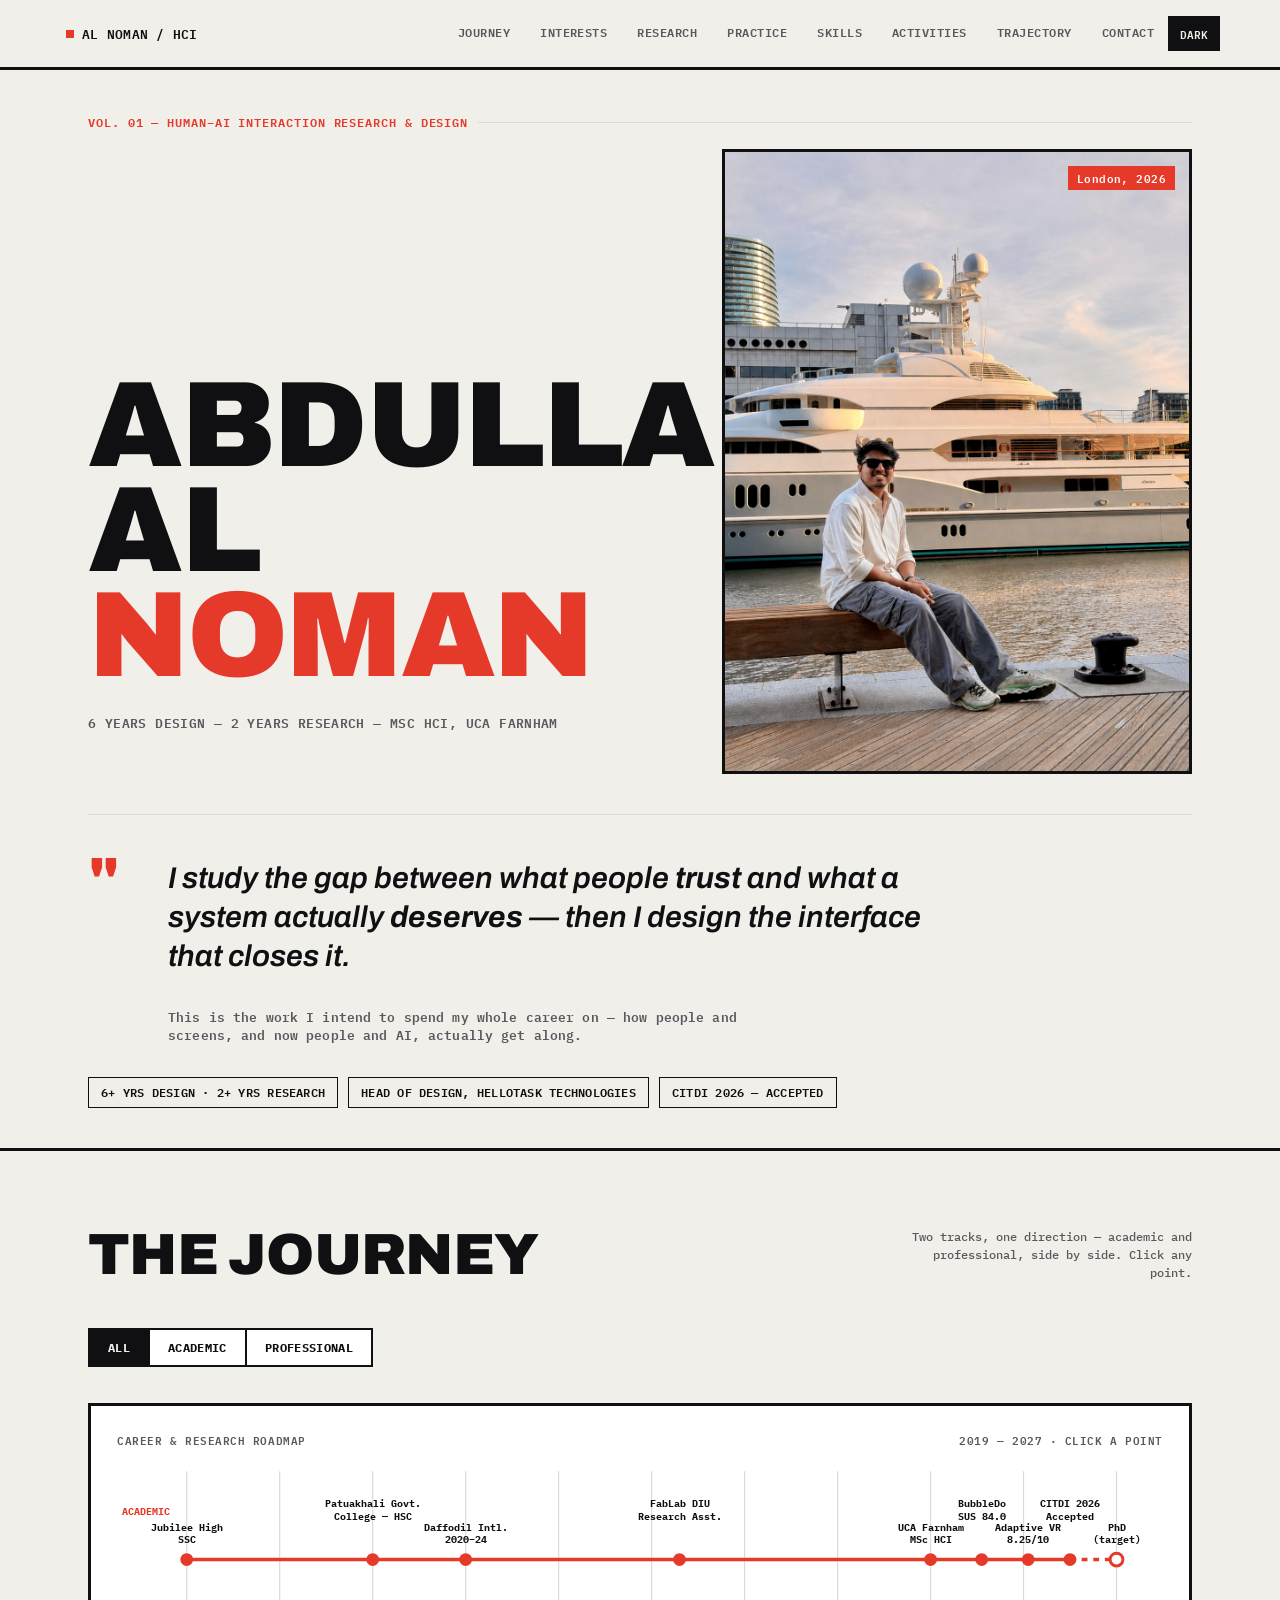
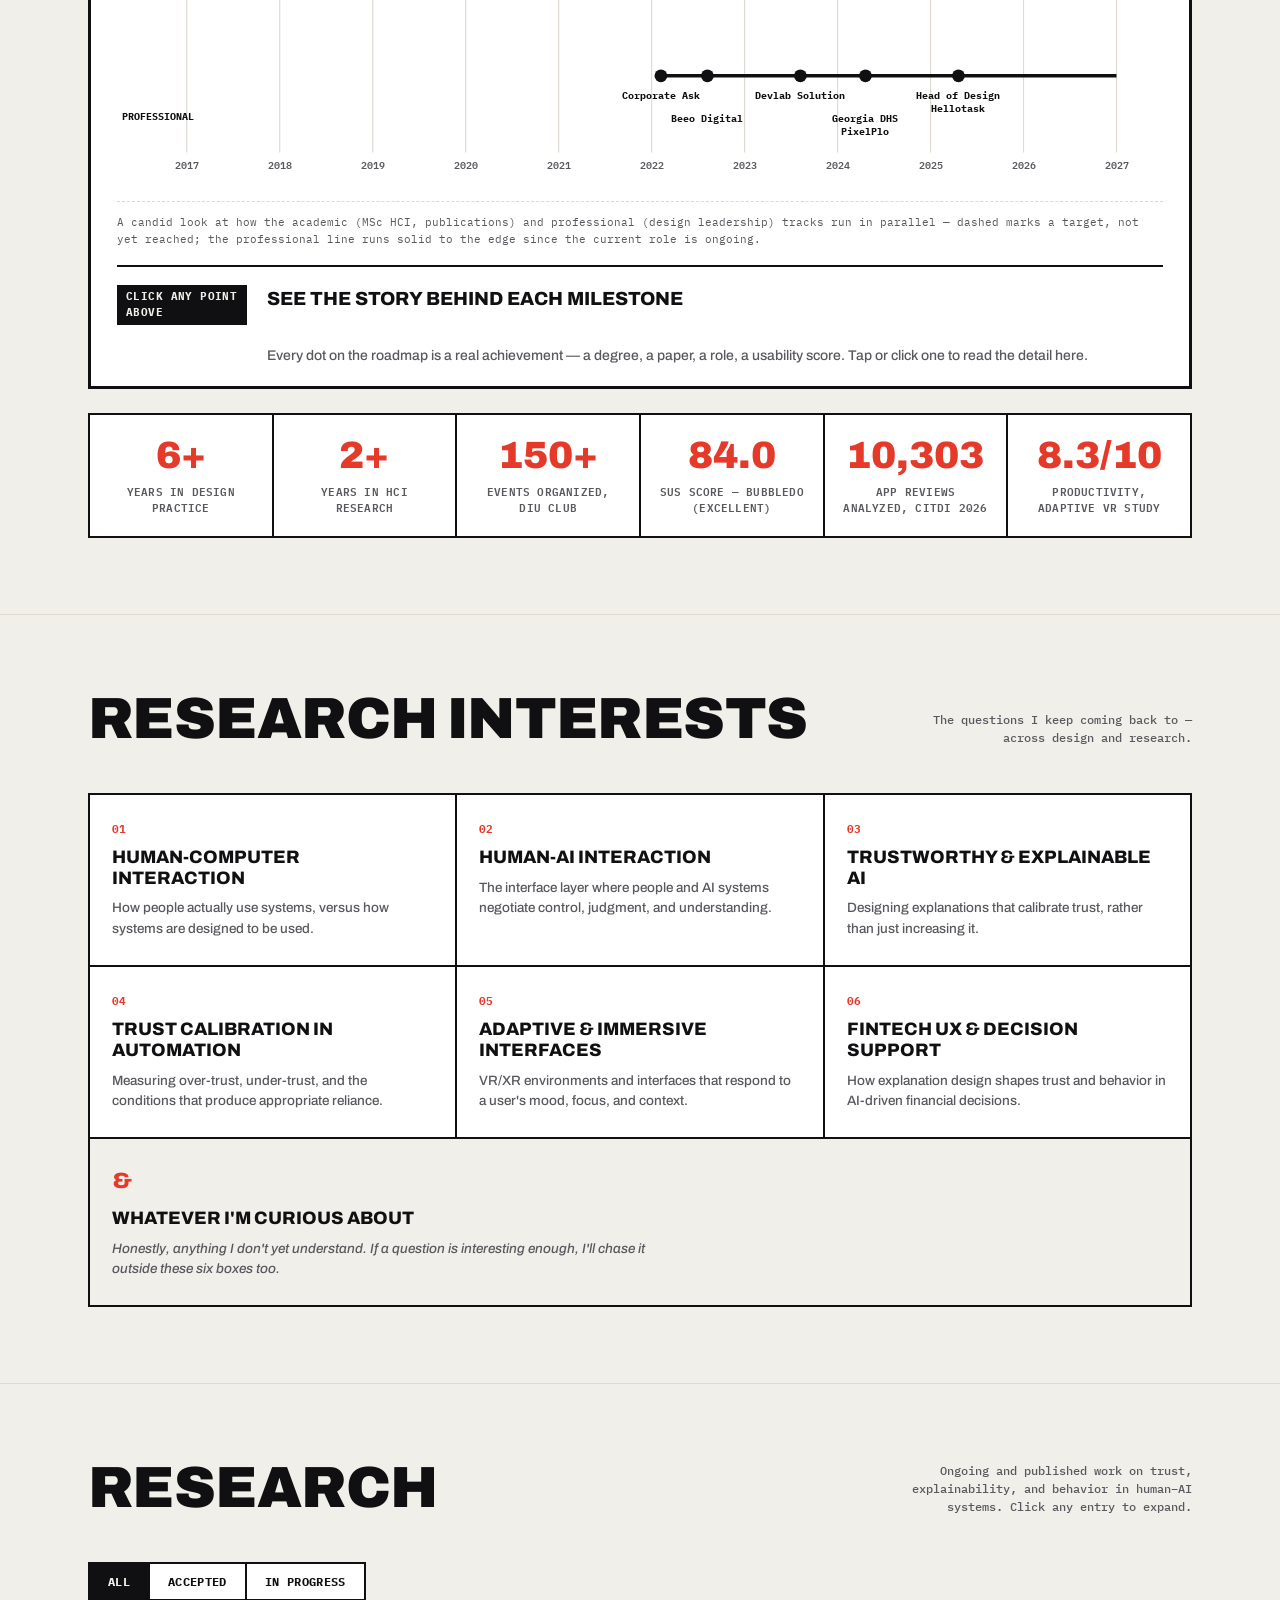
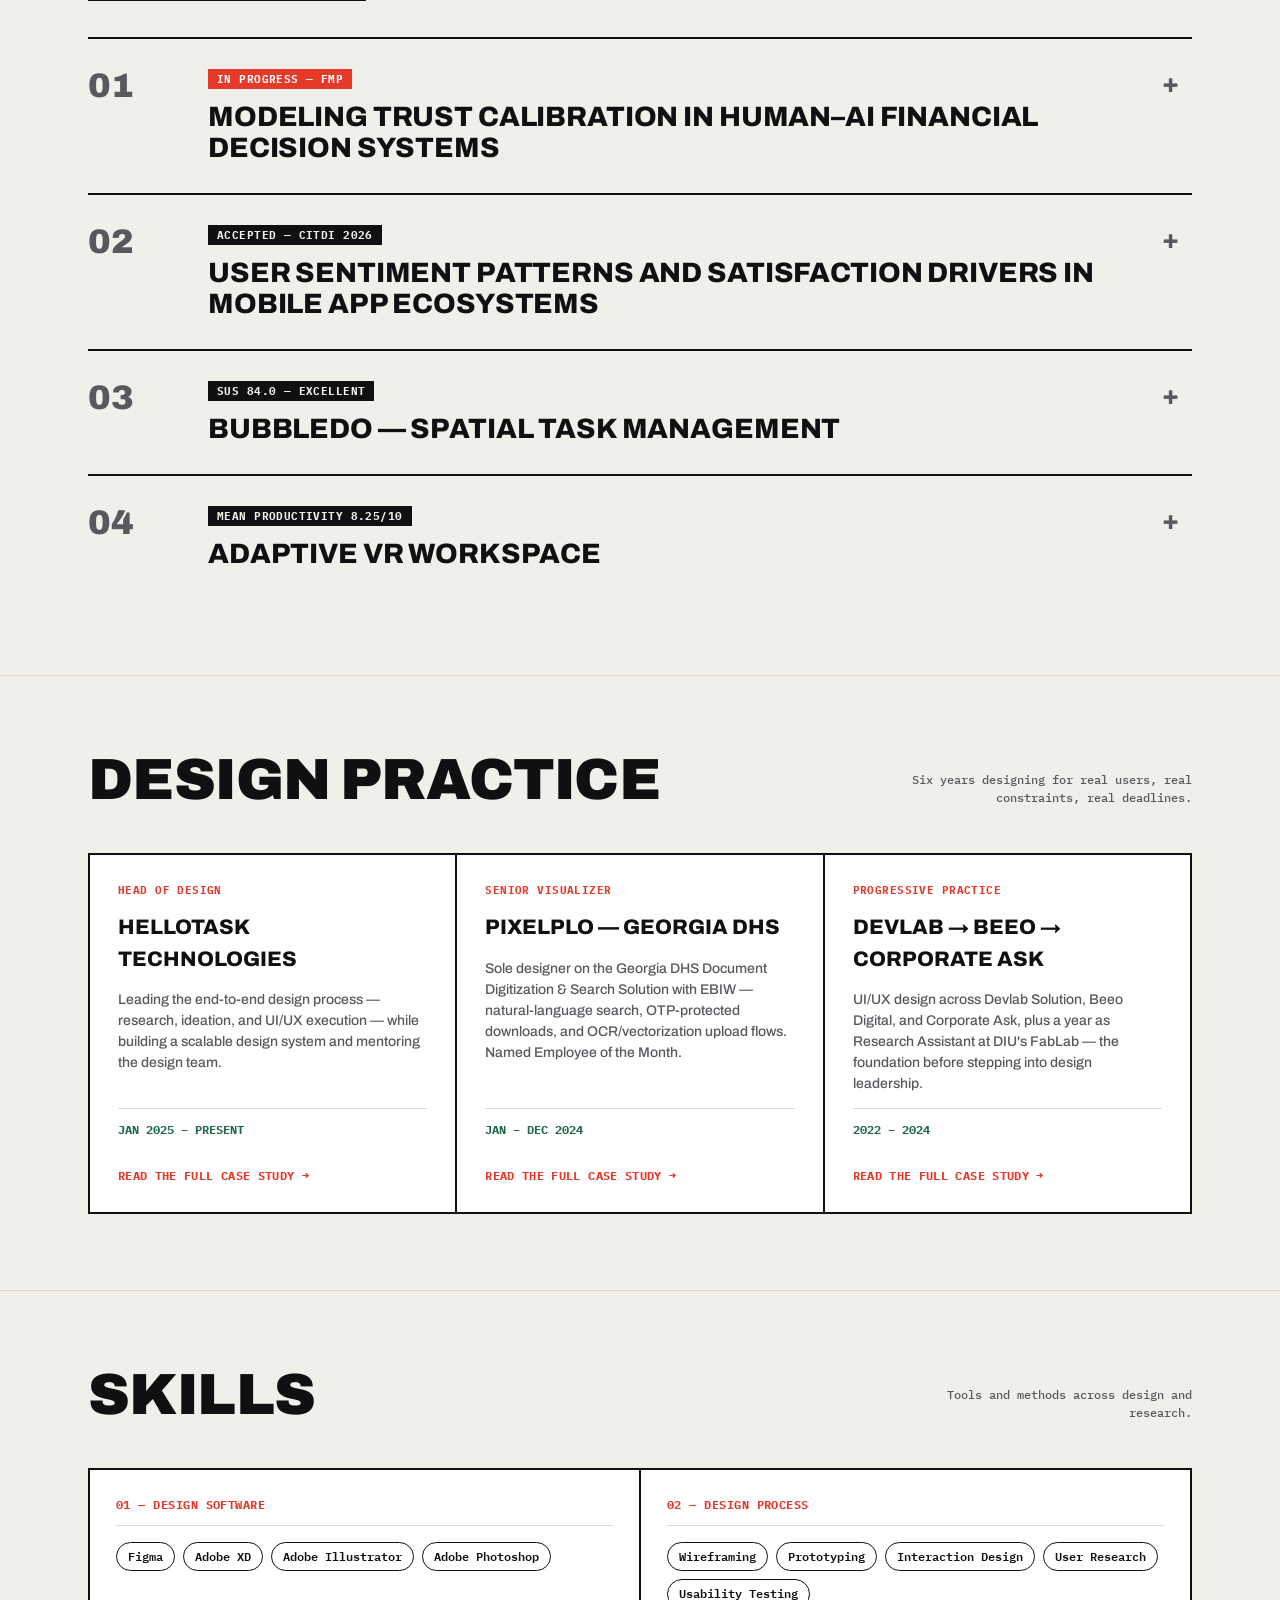
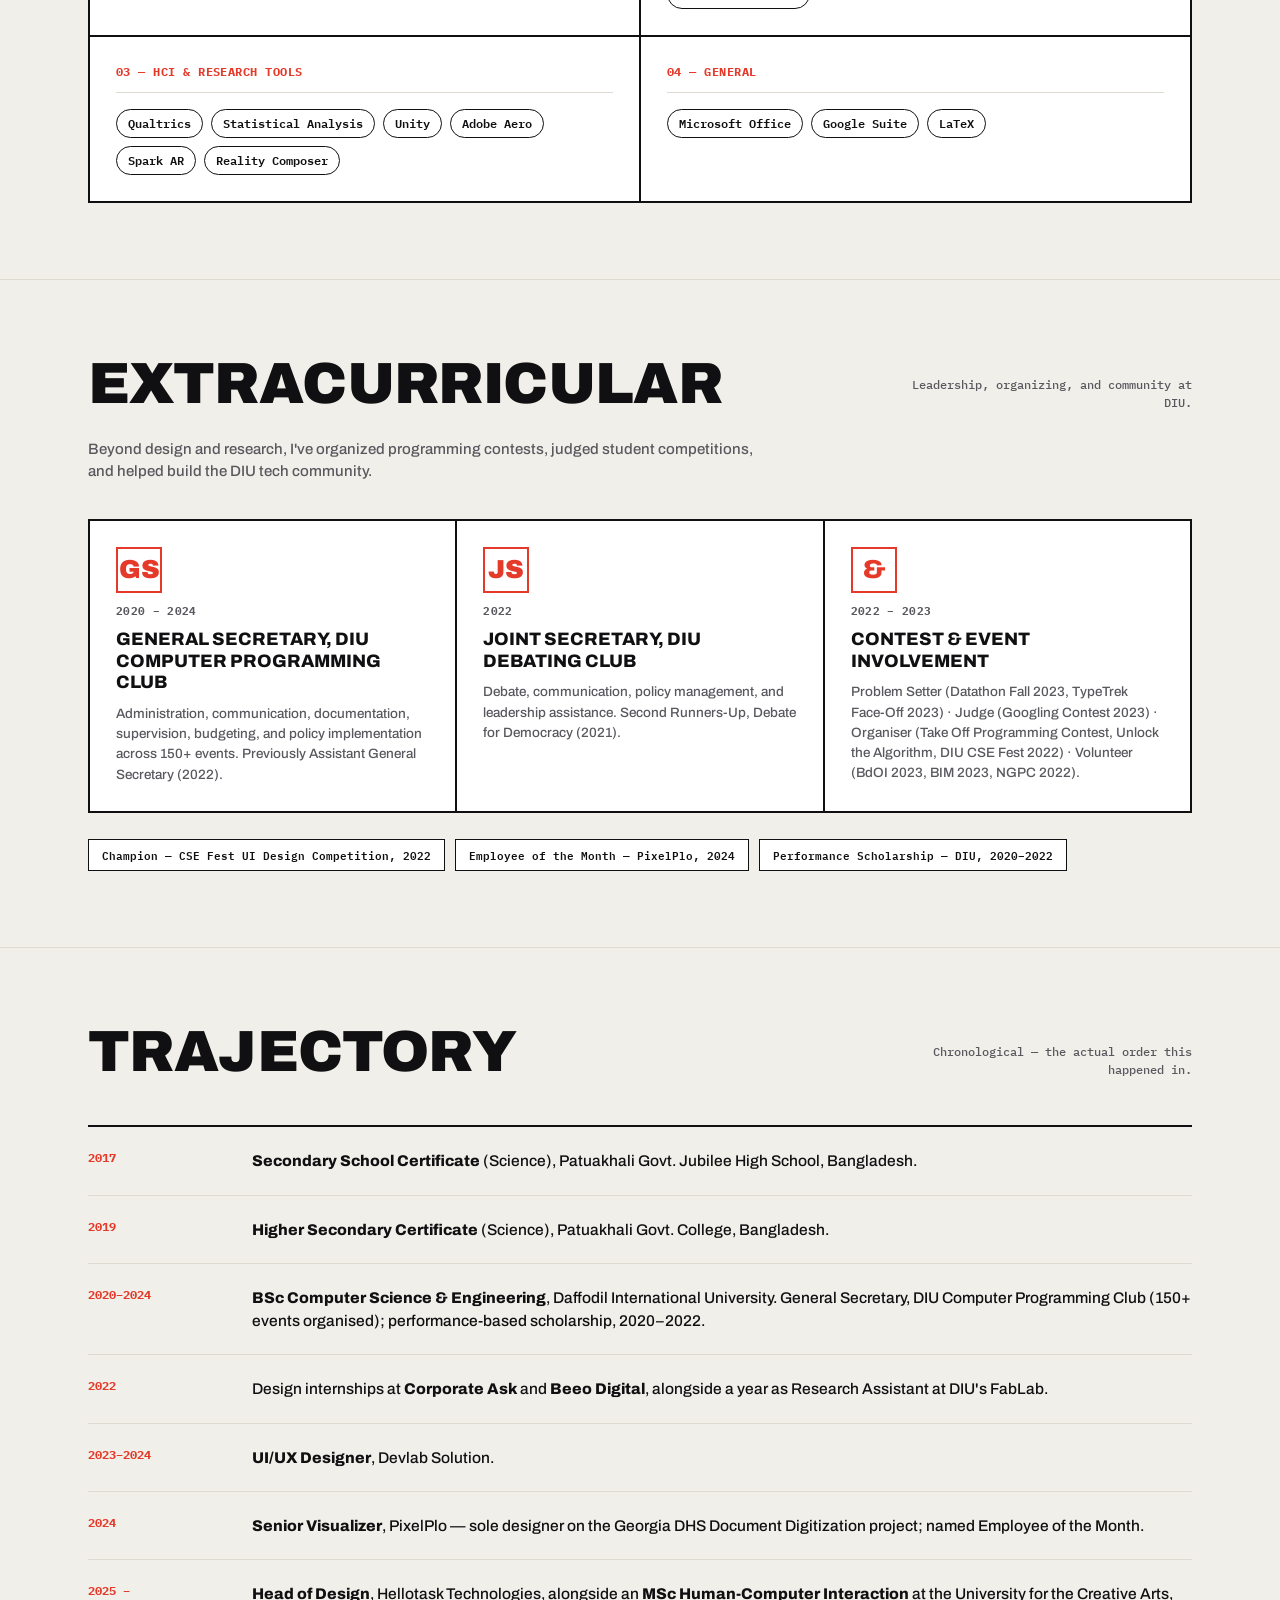
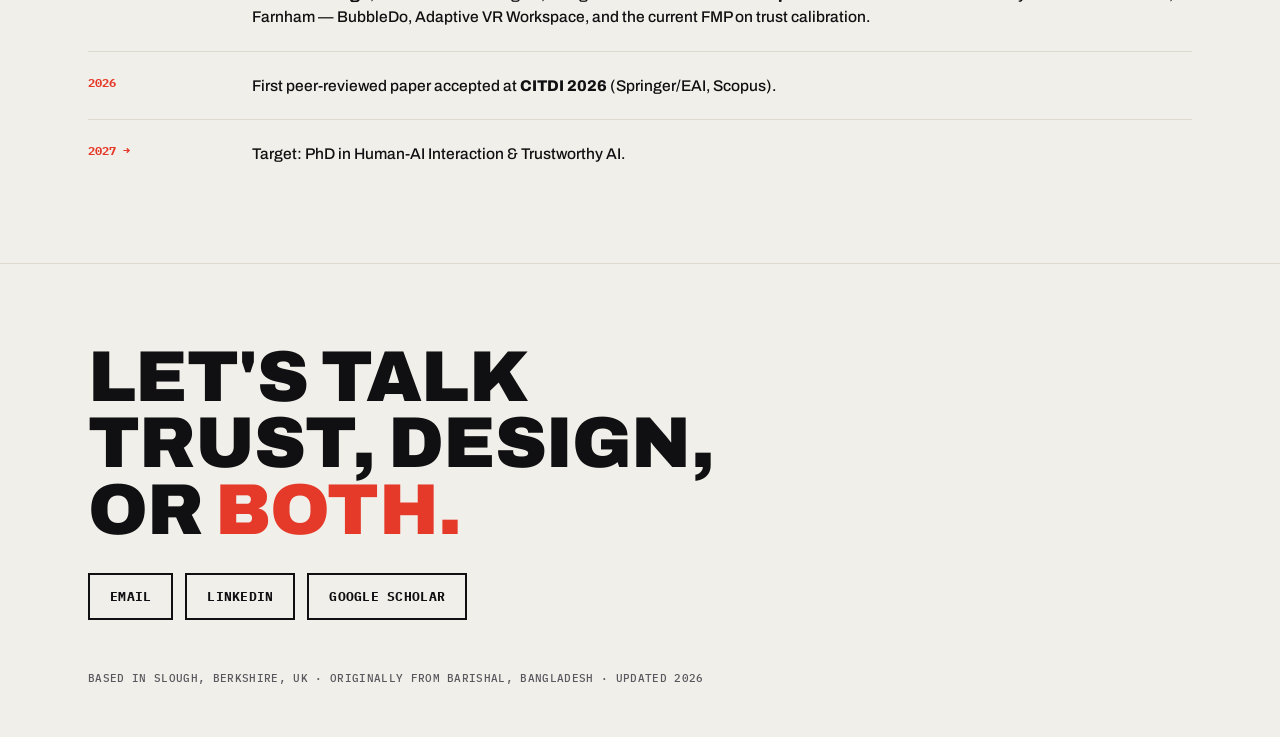
<file: index.html>
<!DOCTYPE html>
<html lang="en">
<head>
<meta charset="UTF-8">
<meta name="viewport" content="width=device-width, initial-scale=1.0">
<title>Abdulla Al Noman — Human–AI Interaction Research &amp; Design</title>
<link rel="preconnect" href="https://fonts.googleapis.com">
<link href="https://fonts.googleapis.com/css2?family=Archivo:ital,wght@0,400;0,500;0,600;0,700;0,900;1,600&family=IBM+Plex+Mono:wght@400;500;600&display=swap" rel="stylesheet">
<link rel="stylesheet" href="assets/style.css">
</head>
<body data-root=".">

<div id="progress"></div>
<div id="tooltip"></div>

<header class="site">
  <div class="wrap navrow">
    <button class="wordmark" onclick="window.scrollTo({top:0,behavior:'smooth'})"><span class="dot"></span>Al Noman / HCI</button>
    <div style="display:flex; align-items:center; gap:14px;">
      <nav class="links" id="navLinks">
        <a href="#journey">Journey</a>
        <a href="#interests">Interests</a>
        <a href="#research">Research</a>
        <a href="#practice">Practice</a>
        <a href="#skills">Skills</a>
        <a href="#activities">Activities</a>
        <a href="#trajectory">Trajectory</a>
        <a href="#contact">Contact</a>
      </nav>
      <button id="themeToggle" aria-label="Toggle dark mode">Dark</button>
      <button id="menuBtn" aria-label="Open menu" aria-expanded="false"><span></span></button>
    </div>
  </div>
</header>

<main id="top">
  <section class="cover">
    <div class="wrap">
      <div class="issue-tag">Vol. 01 — Human–AI Interaction Research &amp; Design</div>

      <div class="cover-grid">
        <div class="reveal">
          <h1 class="masthead"><span>Abdulla</span><span>Al <span class="hl">Noman</span></span></h1>
          <div class="kicker">6 Years Design — 2 Years Research — MSc HCI, UCA Farnham</div>
        </div>
        <div class="cover-photo reveal">
          <img src="assets/hero.jpg" alt="Abdulla Al Noman, seated at a London waterfront in the evening light">
          <div class="frame-tag right">London, 2026</div>
        </div>
      </div>

      <div class="pullquote reveal">
        <div class="mark">"</div>
        <p data-cms="hero_thesis">I study the gap between what people <b>trust</b> and what a system actually <b>deserves</b> — then I design the interface that closes it.</p>
      </div>
      <div class="mission-line reveal" data-cms="hero_mission">This is the work I intend to spend my whole career on — how people and screens, and now people and AI, actually get along.</div>

      <div class="cred-row reveal">
        <span class="cred-tag">6+ yrs Design · 2+ yrs Research</span>
        <span class="cred-tag">Head of Design, Hellotask Technologies</span>
        <span class="cred-tag">CITDI 2026 — Accepted</span>
      </div>
    </div>
  </section>

  <!-- JOURNEY MAP -->
  <section id="journey">
    <div class="wrap">
      <div class="section-head reveal">
        <div>
          <h2>The Journey</h2>
        </div>
        <div class="section-note">Two tracks, one direction — academic and professional, side by side. Click any point.</div>
      </div>

      <div class="filter-row reveal" id="journeyFilters">
        <button class="filter-btn active" data-lane="all">All</button>
        <button class="filter-btn" data-lane="academic">Academic</button>
        <button class="filter-btn" data-lane="professional">Professional</button>
      </div>

      <div class="journey-panel reveal">
        <div class="journey-head"><span>Career &amp; Research Roadmap</span><span>2019 — 2027 · click a point</span></div>
        <svg id="journeySvg" viewBox="0 0 900 280" width="100%" height="auto" role="img" aria-label="Roadmap of academic and professional milestones and achievements from 2019 to 2027, labeled with institution and company names">
          <!-- year gridlines -->
          <g id="yearGrid"></g>
          <!-- lane labels -->
          <text x="4" y="52" font-family="IBM Plex Mono" font-weight="700" font-size="9" fill="var(--accent)">ACADEMIC</text>
          <text x="4" y="228" font-family="IBM Plex Mono" font-weight="700" font-size="9" fill="var(--ink)">PROFESSIONAL</text>
          <!-- lane lines -->
          <g id="laneAcademic">
            <polyline points="60,90 220,90 300,90 484,90 700,90 744,90 784,90 820,90" fill="none" stroke="var(--accent)" stroke-width="3"/>
            <polyline points="820,90 860,90" fill="none" stroke="var(--accent)" stroke-width="3" stroke-dasharray="5,5"/>
          </g>
          <g id="laneProfessional">
            <polyline points="468,190 508,190 588,190 644,190 724,190 860,190" fill="none" stroke="var(--ink)" stroke-width="3"/>
          </g>
          <g id="journeyNodes"></g>
        </svg>
        <div class="fig-caption">A candid look at how the academic (MSc HCI, publications) and professional (design leadership) tracks run in parallel — dashed marks a target, not yet reached; the professional line runs solid to the edge since the current role is ongoing.</div>

        <div class="journey-detail" id="journeyDetail">
          <div class="jd-eyebrow" id="jdEyebrow">Click any point above</div>
          <h3 id="jdTitle">See the story behind each milestone</h3>
          <p id="jdBody">Every dot on the roadmap is a real achievement — a degree, a paper, a role, a usability score. Tap or click one to read the detail here.</p>
        </div>
      </div>

      <div class="achv-strip reveal">
        <div class="achv-stat"><div class="achv-num" data-target="6" data-suffix="+">0</div><div class="achv-label">Years in design practice</div></div>
        <div class="achv-stat"><div class="achv-num" data-target="2" data-suffix="+">0</div><div class="achv-label">Years in HCI research</div></div>
        <div class="achv-stat"><div class="achv-num" data-target="150" data-suffix="+">0</div><div class="achv-label">Events organized, DIU Club</div></div>
        <div class="achv-stat"><div class="achv-num" data-target="84" data-suffix=".0">0</div><div class="achv-label">SUS score — BubbleDo (Excellent)</div></div>
        <div class="achv-stat"><div class="achv-num" data-target="10303" data-suffix="">0</div><div class="achv-label">App reviews analyzed, CITDI 2026</div></div>
        <div class="achv-stat"><div class="achv-num" data-target="8.25" data-suffix="/10" data-decimal="1">0</div><div class="achv-label">Productivity, Adaptive VR study</div></div>
      </div>
    </div>
  </section>

  <!-- RESEARCH INTERESTS -->
  <section id="interests">
    <div class="wrap">
      <div class="section-head reveal">
        <div>
          <h2>Research Interests</h2>
        </div>
        <div class="section-note">The questions I keep coming back to — across design and research.</div>
      </div>

      <div class="interest-grid">
        <div class="interest-card reveal">
          <div class="inum">01</div>
          <h3>Human-Computer Interaction</h3>
          <p>How people actually use systems, versus how systems are designed to be used.</p>
        </div>
        <div class="interest-card reveal">
          <div class="inum">02</div>
          <h3>Human-AI Interaction</h3>
          <p>The interface layer where people and AI systems negotiate control, judgment, and understanding.</p>
        </div>
        <div class="interest-card reveal">
          <div class="inum">03</div>
          <h3>Trustworthy &amp; Explainable AI</h3>
          <p>Designing explanations that calibrate trust, rather than just increasing it.</p>
        </div>
        <div class="interest-card reveal">
          <div class="inum">04</div>
          <h3>Trust Calibration in Automation</h3>
          <p>Measuring over-trust, under-trust, and the conditions that produce appropriate reliance.</p>
        </div>
        <div class="interest-card reveal">
          <div class="inum">05</div>
          <h3>Adaptive &amp; Immersive Interfaces</h3>
          <p>VR/XR environments and interfaces that respond to a user's mood, focus, and context.</p>
        </div>
        <div class="interest-card reveal">
          <div class="inum">06</div>
          <h3>Fintech UX &amp; Decision Support</h3>
          <p>How explanation design shapes trust and behavior in AI-driven financial decisions.</p>
        </div>
        <div class="interest-card wildcard reveal">
          <div class="inum">&amp;</div>
          <h3>Whatever I'm Curious About</h3>
          <p>Honestly, anything I don't yet understand. If a question is interesting enough, I'll chase it outside these six boxes too.</p>
        </div>
      </div>
    </div>
  </section>

  <!-- RESEARCH -->
  <section id="research">
    <div class="wrap">
      <div class="section-head reveal">
        <div>
          <h2>Research</h2>
        </div>
        <div class="section-note">Ongoing and published work on trust, explainability, and behavior in human–AI systems. Click any entry to expand.</div>
      </div>

      <div class="filter-row reveal">
        <button class="filter-btn active" data-filter="all">All</button>
        <button class="filter-btn" data-filter="accepted">Accepted</button>
        <button class="filter-btn" data-filter="progress">In Progress</button>
      </div>

      <div id="paperList">
        <div class="paper reveal" data-status="progress">
          <button class="paper-head" aria-expanded="false">
            <div class="idx">01</div>
            <div>
              <span class="status progress">In progress — FMP</span>
              <h3>Modeling Trust Calibration in Human–AI Financial Decision Systems</h3>
            </div>
            <div class="chev">+</div>
          </button>
          <div class="paper-body"><div class="paper-body-inner"><div class="paper-body-content">
            <p>A behavioral and interactional study of over-trust, under-trust, and calibrated trust in AI credit recommendations, tested across three explanation conditions using a purpose-built experimental stimulus and reflexive thematic analysis.</p>
            <div class="meta-strip">
              <span>FGCT7024 · UCA Farnham</span>
              <span>Jian et al. Trust in Automation scale</span>
              <span>Braun &amp; Clarke, 2019</span>
              <span>n = 350 (3,430 obs.)</span>
            </div>
            <a class="case-link" href="case-studies/fmp-trust-calibration.html">Read the full case study &rarr;</a>
          </div></div></div>
        </div>

        <div class="paper reveal" data-status="accepted">
          <button class="paper-head" aria-expanded="false">
            <div class="idx">02</div>
            <div>
              <span class="status accepted">Accepted — CITDI 2026</span>
              <h3>User Sentiment Patterns and Satisfaction Drivers in Mobile App Ecosystems</h3>
            </div>
            <div class="chev">+</div>
          </button>
          <div class="paper-body"><div class="paper-body-inner"><div class="paper-body-content">
            <p>Statistical analysis of 10,303 Google Play Store reviews to identify what actually drives satisfaction — combining non-parametric hypothesis testing with supervised classification.</p>
            <div class="meta-strip">
              <span>Springer / EAI · Scopus-indexed</span>
              <span>Mann–Whitney U</span>
              <span>Chi-square</span>
              <span>ML classifiers</span>
            </div>
            <a class="case-link" href="case-studies/citdi-2026.html">Read the full case study &rarr;</a>
          </div></div></div>
        </div>

        <div class="paper reveal" data-status="accepted">
          <button class="paper-head" aria-expanded="false">
            <div class="idx">03</div>
            <div>
              <span class="status accepted">SUS 84.0 — Excellent</span>
              <h3>BubbleDo — Spatial Task Management</h3>
            </div>
            <div class="chev">+</div>
          </button>
          <div class="paper-body"><div class="paper-body-inner"><div class="paper-body-content">
            <p>A task manager where urgency is encoded spatially rather than in lists — floating bubbles with colour, pulse, and countdown rings. Nine of ten test participants grouped tasks spatially without being told to.</p>
            <div class="meta-strip">
              <span>FGCT7022 · UCA Farnham</span>
              <span>10-participant usability study</span>
              <span>React prototype</span>
            </div>
            <a class="case-link" href="case-studies/bubbledo.html">Read the full case study &rarr;</a>
          </div></div></div>
        </div>

        <div class="paper reveal" data-status="accepted">
          <button class="paper-head" aria-expanded="false">
            <div class="idx">04</div>
            <div>
              <span class="status accepted">Mean productivity 8.25/10</span>
              <h3>Adaptive VR Workspace</h3>
            </div>
            <div class="chev">+</div>
          </button>
          <div class="paper-body"><div class="paper-body-inner"><div class="paper-body-content">
            <p>Four mood-responsive VR environments — Focus, Calm, Energy, Social — grounded in Attention Restoration Theory, Self-Determination Theory, and biophilic design.</p>
            <div class="meta-strip">
              <span>FGCT7023 · UCA Farnham</span>
              <span>Figma prototype</span>
              <span>Postgraduate design cohort study</span>
            </div>
            <a class="case-link" href="case-studies/adaptive-vr-workspace.html">Read the full case study &rarr;</a>
          </div></div></div>
        </div>
      </div>
    </div>
  </section>

  <!-- PRACTICE -->
  <section id="practice">
    <div class="wrap">
      <div class="section-head reveal">
        <div>
          <h2>Design Practice</h2>
        </div>
        <div class="section-note">Six years designing for real users, real constraints, real deadlines.</div>
      </div>
      <div class="practice-grid">
        <div class="card reveal">
          <div class="role">Head of Design</div>
          <h3>Hellotask Technologies</h3>
          <p>Leading the end-to-end design process — research, ideation, and UI/UX execution — while building a scalable design system and mentoring the design team.</p>
          <div class="stat">Jan 2025 – Present</div>
          <a class="case-link" href="case-studies/hellotask.html">Read the full case study &rarr;</a>
        </div>
        <div class="card reveal">
          <div class="role">Senior Visualizer</div>
          <h3>PixelPlo — Georgia DHS</h3>
          <p>Sole designer on the Georgia DHS Document Digitization &amp; Search Solution with EBIW — natural-language search, OTP-protected downloads, and OCR/vectorization upload flows. Named Employee of the Month.</p>
          <div class="stat">Jan – Dec 2024</div>
          <a class="case-link" href="case-studies/pixelplo-georgia-dhs.html">Read the full case study &rarr;</a>
        </div>
        <div class="card reveal">
          <div class="role">Progressive practice</div>
          <h3>Devlab → Beeo → Corporate Ask</h3>
          <p>UI/UX design across Devlab Solution, Beeo Digital, and Corporate Ask, plus a year as Research Assistant at DIU's FabLab — the foundation before stepping into design leadership.</p>
          <div class="stat">2022 – 2024</div>
          <a class="case-link" href="case-studies/early-practice.html">Read the full case study &rarr;</a>
        </div>
      </div>
    </div>
  </section>

  <!-- SKILLS -->
  <section id="skills">
    <div class="wrap">
      <div class="section-head reveal">
        <div>
          <h2>Skills</h2>
        </div>
        <div class="section-note">Tools and methods across design and research.</div>
      </div>

      <div class="skills-grid">
        <div class="skill-card reveal">
          <div class="skill-cat">01 — Design Software</div>
          <div class="pill-row">
            <span class="skill-pill">Figma</span>
            <span class="skill-pill">Adobe XD</span>
            <span class="skill-pill">Adobe Illustrator</span>
            <span class="skill-pill">Adobe Photoshop</span>
          </div>
        </div>
        <div class="skill-card reveal">
          <div class="skill-cat">02 — Design Process</div>
          <div class="pill-row">
            <span class="skill-pill">Wireframing</span>
            <span class="skill-pill">Prototyping</span>
            <span class="skill-pill">Interaction Design</span>
            <span class="skill-pill">User Research</span>
            <span class="skill-pill">Usability Testing</span>
          </div>
        </div>
        <div class="skill-card reveal">
          <div class="skill-cat">03 — HCI &amp; Research Tools</div>
          <div class="pill-row">
            <span class="skill-pill">Qualtrics</span>
            <span class="skill-pill">Statistical Analysis</span>
            <span class="skill-pill">Unity</span>
            <span class="skill-pill">Adobe Aero</span>
            <span class="skill-pill">Spark AR</span>
            <span class="skill-pill">Reality Composer</span>
          </div>
        </div>
        <div class="skill-card reveal">
          <div class="skill-cat">04 — General</div>
          <div class="pill-row">
            <span class="skill-pill">Microsoft Office</span>
            <span class="skill-pill">Google Suite</span>
            <span class="skill-pill">LaTeX</span>
          </div>
        </div>
      </div>
    </div>
  </section>

  <!-- EXTRACURRICULAR -->
  <section id="activities">
    <div class="wrap">
      <div class="section-head reveal">
        <div>
          <h2>Extracurricular</h2>
        </div>
        <div class="section-note">Leadership, organizing, and community at DIU.</div>
      </div>
      <p class="activities-intro reveal">Beyond design and research, I've organized programming contests, judged student competitions, and helped build the DIU tech community.</p>

      <div class="activity-grid">
        <div class="activity-card reveal">
          <div class="activity-mark">GS</div>
          <div class="activity-when">2020 – 2024</div>
          <h3>General Secretary, DIU Computer Programming Club</h3>
          <p>Administration, communication, documentation, supervision, budgeting, and policy implementation across 150+ events. Previously Assistant General Secretary (2022).</p>
        </div>
        <div class="activity-card reveal">
          <div class="activity-mark">JS</div>
          <div class="activity-when">2022</div>
          <h3>Joint Secretary, DIU Debating Club</h3>
          <p>Debate, communication, policy management, and leadership assistance. Second Runners-Up, Debate for Democracy (2021).</p>
        </div>
        <div class="activity-card reveal">
          <div class="activity-mark">&amp;</div>
          <div class="activity-when">2022 – 2023</div>
          <h3>Contest &amp; Event Involvement</h3>
          <p>Problem Setter (Datathon Fall 2023, TypeTrek Face-Off 2023) · Judge (Googling Contest 2023) · Organiser (Take Off Programming Contest, Unlock the Algorithm, DIU CSE Fest 2022) · Volunteer (BdOI 2023, BIM 2023, NGPC 2022).</p>
        </div>
      </div>

      <div class="honours-row reveal">
        <span class="honour-tag">Champion — CSE Fest UI Design Competition, 2022</span>
        <span class="honour-tag">Employee of the Month — PixelPlo, 2024</span>
        <span class="honour-tag">Performance Scholarship — DIU, 2020–2022</span>
      </div>
    </div>
  </section>

  <!-- TRAJECTORY -->
  <section id="trajectory">
    <div class="wrap">
      <div class="section-head reveal">
        <div>
          <h2>Trajectory</h2>
        </div>
        <div class="section-note">Chronological — the actual order this happened in.</div>
      </div>
      <div class="timeline">
        <div class="tl-item"><div class="when">2017</div><div class="what"><b>Secondary School Certificate</b> (Science), Patuakhali Govt. Jubilee High School, Bangladesh.</div></div>
        <div class="tl-item"><div class="when">2019</div><div class="what"><b>Higher Secondary Certificate</b> (Science), Patuakhali Govt. College, Bangladesh.</div></div>
        <div class="tl-item"><div class="when">2020–2024</div><div class="what"><b>BSc Computer Science &amp; Engineering</b>, Daffodil International University. General Secretary, DIU Computer Programming Club (150+ events organised); performance-based scholarship, 2020–2022.</div></div>
        <div class="tl-item"><div class="when">2022</div><div class="what">Design internships at <b>Corporate Ask</b> and <b>Beeo Digital</b>, alongside a year as Research Assistant at DIU's FabLab.</div></div>
        <div class="tl-item"><div class="when">2023–2024</div><div class="what"><b>UI/UX Designer</b>, Devlab Solution.</div></div>
        <div class="tl-item"><div class="when">2024</div><div class="what"><b>Senior Visualizer</b>, PixelPlo — sole designer on the Georgia DHS Document Digitization project; named Employee of the Month.</div></div>
        <div class="tl-item"><div class="when">2025 –</div><div class="what"><b>Head of Design</b>, Hellotask Technologies, alongside an <b>MSc Human-Computer Interaction</b> at the University for the Creative Arts, Farnham — BubbleDo, Adaptive VR Workspace, and the current FMP on trust calibration.</div></div>
        <div class="tl-item"><div class="when">2026</div><div class="what">First peer-reviewed paper accepted at <b>CITDI 2026</b> (Springer/EAI, Scopus).</div></div>
        <div class="tl-item"><div class="when">2027 →</div><div class="what">Target: PhD in Human-AI Interaction &amp; Trustworthy AI.</div></div>
      </div>
    </div>
  </section>
</main>

<footer id="contact">
  <div class="wrap">
    <div class="reveal">
      <h2>Let's talk<br>trust, design,<br>or <span class="hl">both.</span></h2>
      <div class="contact-links">
        <a href="mailto:abdullahalnomanco@gmail.com" data-cms="contact_email" data-cms-attr="href" data-cms-prefix="mailto:">Email</a>
        <a href="#" data-cms="contact_linkedin_url" data-cms-attr="href">LinkedIn</a>
        <a href="#" data-cms="contact_scholar_url" data-cms-attr="href">Google Scholar</a>
      </div>
    </div>
    <div class="fine">Based in Slough, Berkshire, UK · Originally from Barishal, Bangladesh · Updated 2026</div>
  </div>
</footer>

<button id="toTop" aria-label="Back to top">↑</button>

<script src="assets/cms-loader.js"></script>
<script src="assets/main.js"></script>

</body>
</html>
</file>
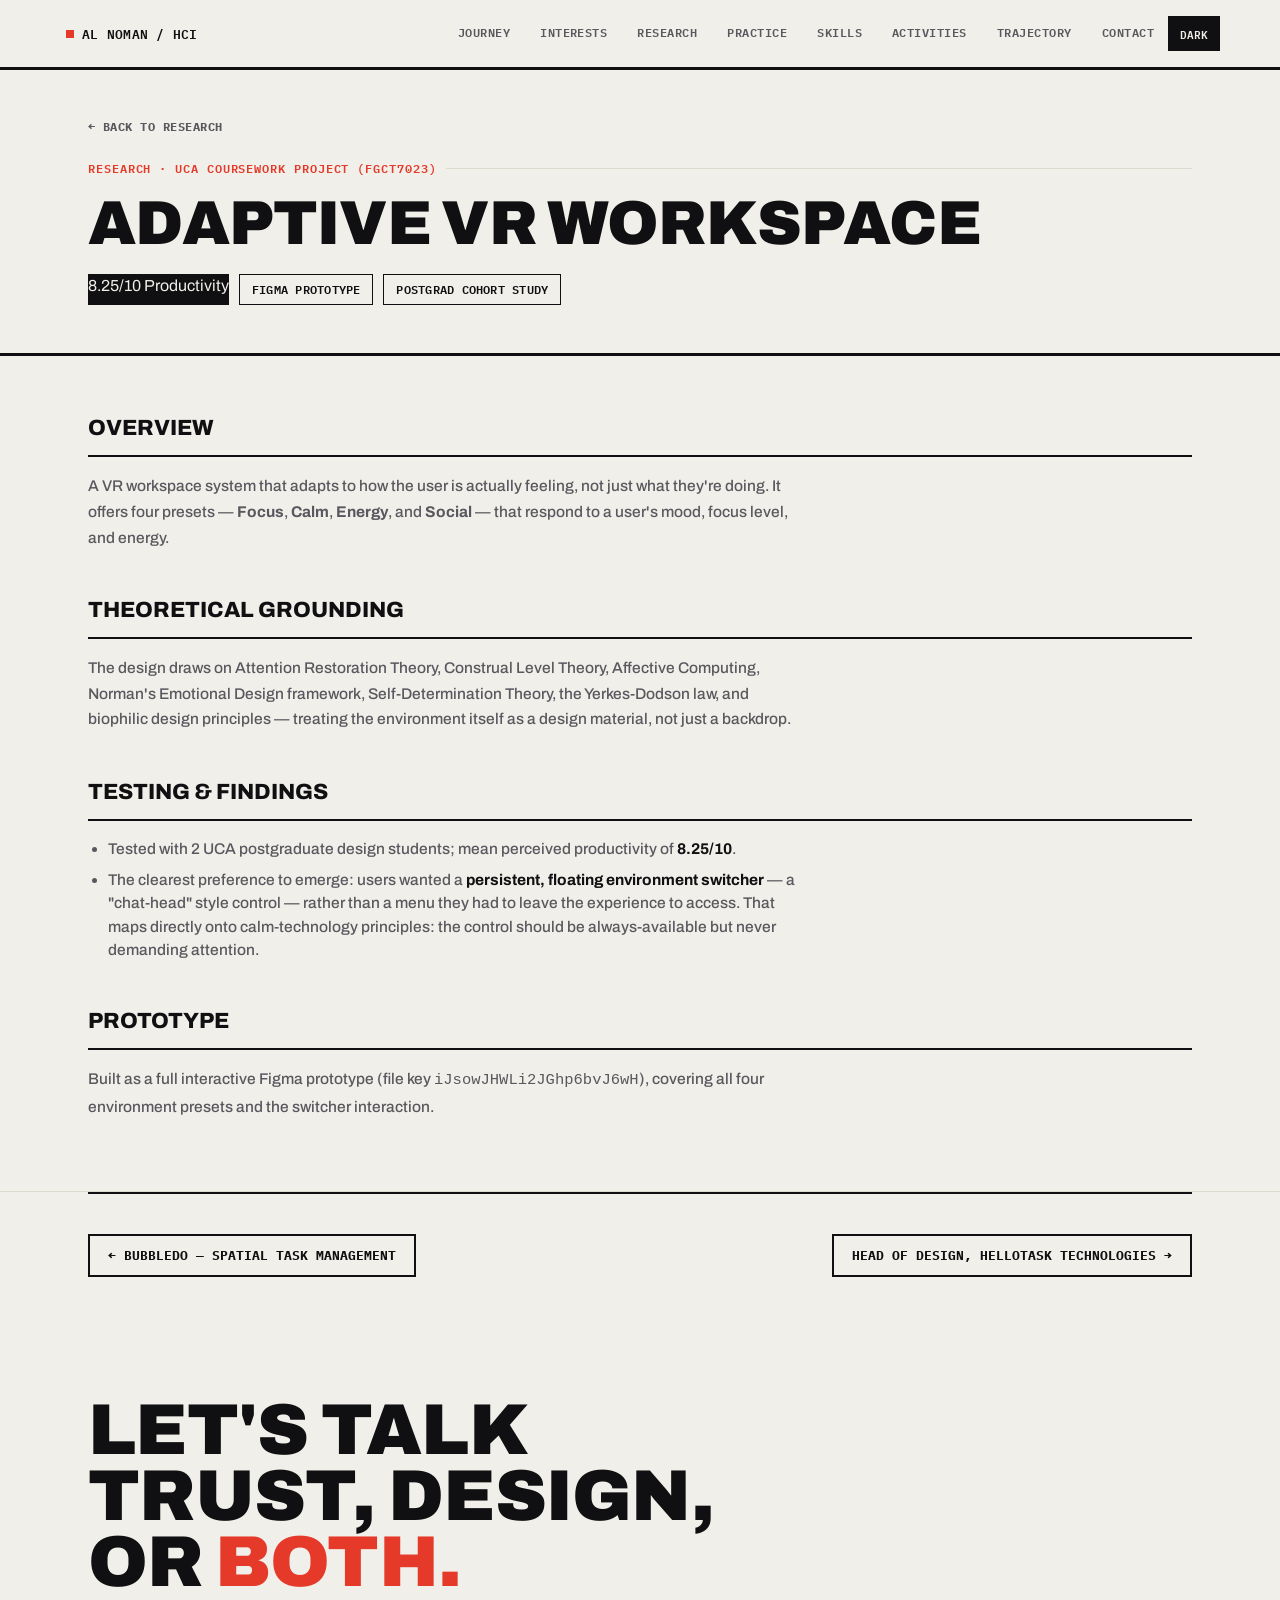
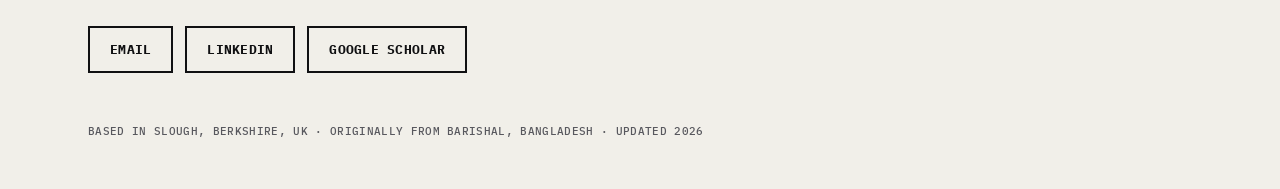
<file: case-studies/adaptive-vr-workspace.html>
<!DOCTYPE html>
<html lang="en">
<head>
<meta charset="UTF-8">
<meta name="viewport" content="width=device-width, initial-scale=1.0">
<title>Adaptive VR Workspace — Abdulla Al Noman</title>
<link rel="preconnect" href="https://fonts.googleapis.com">
<link href="https://fonts.googleapis.com/css2?family=Archivo:ital,wght@0,400;0,500;0,600;0,700;0,900;1,600&family=IBM+Plex+Mono:wght@400;500;600&display=swap" rel="stylesheet">
<link rel="stylesheet" href="../assets/style.css">
<style>
  .case-hero{ padding: 44px 0 40px; border-bottom: 3px solid var(--ink); }
  .back-link{
    font-family: var(--mono); font-size: 12px; font-weight:700; text-transform:uppercase; letter-spacing:.04em;
    color: var(--ink-soft); text-decoration:none; display:inline-flex; align-items:center; gap:8px; margin-bottom: 24px;
  }
  .back-link:hover{ color: var(--accent); }
  .case-title{
    font-family: var(--display); font-weight:900; text-transform:uppercase;
    font-size: clamp(32px, 5.5vw, 62px); line-height:0.95; letter-spacing:-0.01em; margin: 0 0 20px; max-width: 900px;
  }
  .case-meta{ display:flex; flex-wrap:wrap; gap: 10px; margin-bottom: 8px; }
  .case-body{ padding: 56px 0; }
  .case-body h2{
    font-family: var(--display); font-weight:800; text-transform:uppercase; font-size: 22px;
    margin: 44px 0 16px; border-bottom: 2px solid var(--ink); padding-bottom: 10px;
  }
  .case-body h2:first-child{ margin-top:0; }
  .case-body p{ font-size: 15.5px; color: var(--ink-soft); max-width: 720px; margin: 0 0 16px; font-weight:500; line-height:1.65; }
  .case-body ul{ max-width: 720px; padding-left: 20px; margin: 0 0 16px; }
  .case-body li{ font-size: 15.5px; color: var(--ink-soft); margin-bottom: 8px; font-weight:500; }
  .case-body li b{ color: var(--ink); font-weight:700; }
  .case-nav{ display:flex; justify-content:space-between; align-items:center; padding: 40px 0; border-top: 2px solid var(--ink); flex-wrap:wrap; gap: 16px; }
  .case-nav a{
    font-family: var(--mono); font-size: 12.5px; font-weight:700; text-transform:uppercase;
    text-decoration:none; border: 2px solid var(--ink); padding: 10px 18px; transition: all var(--transition);
  }
  .case-nav a:hover{ background: var(--ink); color: var(--paper); }
</style>
</head>
<body>

<div id="progress"></div>
<div id="tooltip"></div>

<header class="site">
  <div class="wrap navrow">
    <button class="wordmark" onclick="location.href='../index.html'"><span class="dot"></span>Al Noman / HCI</button>
    <div style="display:flex; align-items:center; gap:14px;">
      <nav class="links" id="navLinks">
        <a href="../index.html#journey">Journey</a>
        <a href="../index.html#interests">Interests</a>
        <a href="../index.html#research">Research</a>
        <a href="../index.html#practice">Practice</a>
        <a href="../index.html#skills">Skills</a>
        <a href="../index.html#activities">Activities</a>
        <a href="../index.html#trajectory">Trajectory</a>
        <a href="../index.html#contact">Contact</a>
      </nav>
      <button id="themeToggle" aria-label="Toggle dark mode">Dark</button>
      <button id="menuBtn" aria-label="Open menu" aria-expanded="false"><span></span></button>
    </div>
  </div>
</header>

<main>
  <section class="case-hero">
    <div class="wrap">
      <a class="back-link reveal" href="../index.html#research">&larr; Back to Research</a>
      <div class="issue-tag reveal">Research &middot; UCA Coursework Project (FGCT7023)</div>
      <h1 class="case-title reveal">Adaptive VR Workspace</h1>
      <div class="case-meta reveal">
        <span class="status accepted">8.25/10 Productivity</span><span class="cred-tag">Figma prototype</span><span class="cred-tag">Postgrad cohort study</span>
      </div>
    </div>
  </section>

  <section class="case-body">
    <div class="wrap">
      
      <h2>Overview</h2>
      <p>A VR workspace system that adapts to how the user is actually feeling, not just what they're doing. It offers four presets — <b>Focus</b>, <b>Calm</b>, <b>Energy</b>, and <b>Social</b> — that respond to a user's mood, focus level, and energy.</p>

      <h2>Theoretical grounding</h2>
      <p>The design draws on Attention Restoration Theory, Construal Level Theory, Affective Computing, Norman's Emotional Design framework, Self-Determination Theory, the Yerkes-Dodson law, and biophilic design principles — treating the environment itself as a design material, not just a backdrop.</p>

      <h2>Testing &amp; findings</h2>
      <ul>
        <li>Tested with 2 UCA postgraduate design students; mean perceived productivity of <b>8.25/10</b>.</li>
        <li>The clearest preference to emerge: users wanted a <b>persistent, floating environment switcher</b> — a "chat-head" style control — rather than a menu they had to leave the experience to access. That maps directly onto calm-technology principles: the control should be always-available but never demanding attention.</li>
      </ul>

      <h2>Prototype</h2>
      <p>Built as a full interactive Figma prototype (file key <code>iJsowJHWLi2JGhp6bvJ6wH</code>), covering all four environment presets and the switcher interaction.</p>
  
    </div>
  </section>
</main>


    <div class="wrap">
      <div class="case-nav reveal">
        <a href="bubbledo.html">&larr; BubbleDo — Spatial Task Management</a>
        <a href="hellotask.html">Head of Design, Hellotask Technologies &rarr;</a>
      </div>
    </div>

<footer id="contact">
  <div class="wrap">
    <div class="reveal">
      <h2>Let's talk<br>trust, design,<br>or <span class="hl">both.</span></h2>
      <div class="contact-links">
        <a href="mailto:abdullahalnomanco@gmail.com">Email</a>
        <a href="#">LinkedIn</a>
        <a href="#">Google Scholar</a>
      </div>
    </div>
    <div class="fine">Based in Slough, Berkshire, UK &middot; Originally from Barishal, Bangladesh &middot; Updated 2026</div>
  </div>
</footer>

<button id="toTop" aria-label="Back to top">&uarr;</button>

<script src="../assets/main.js"></script>
</body>
</html>
</file>
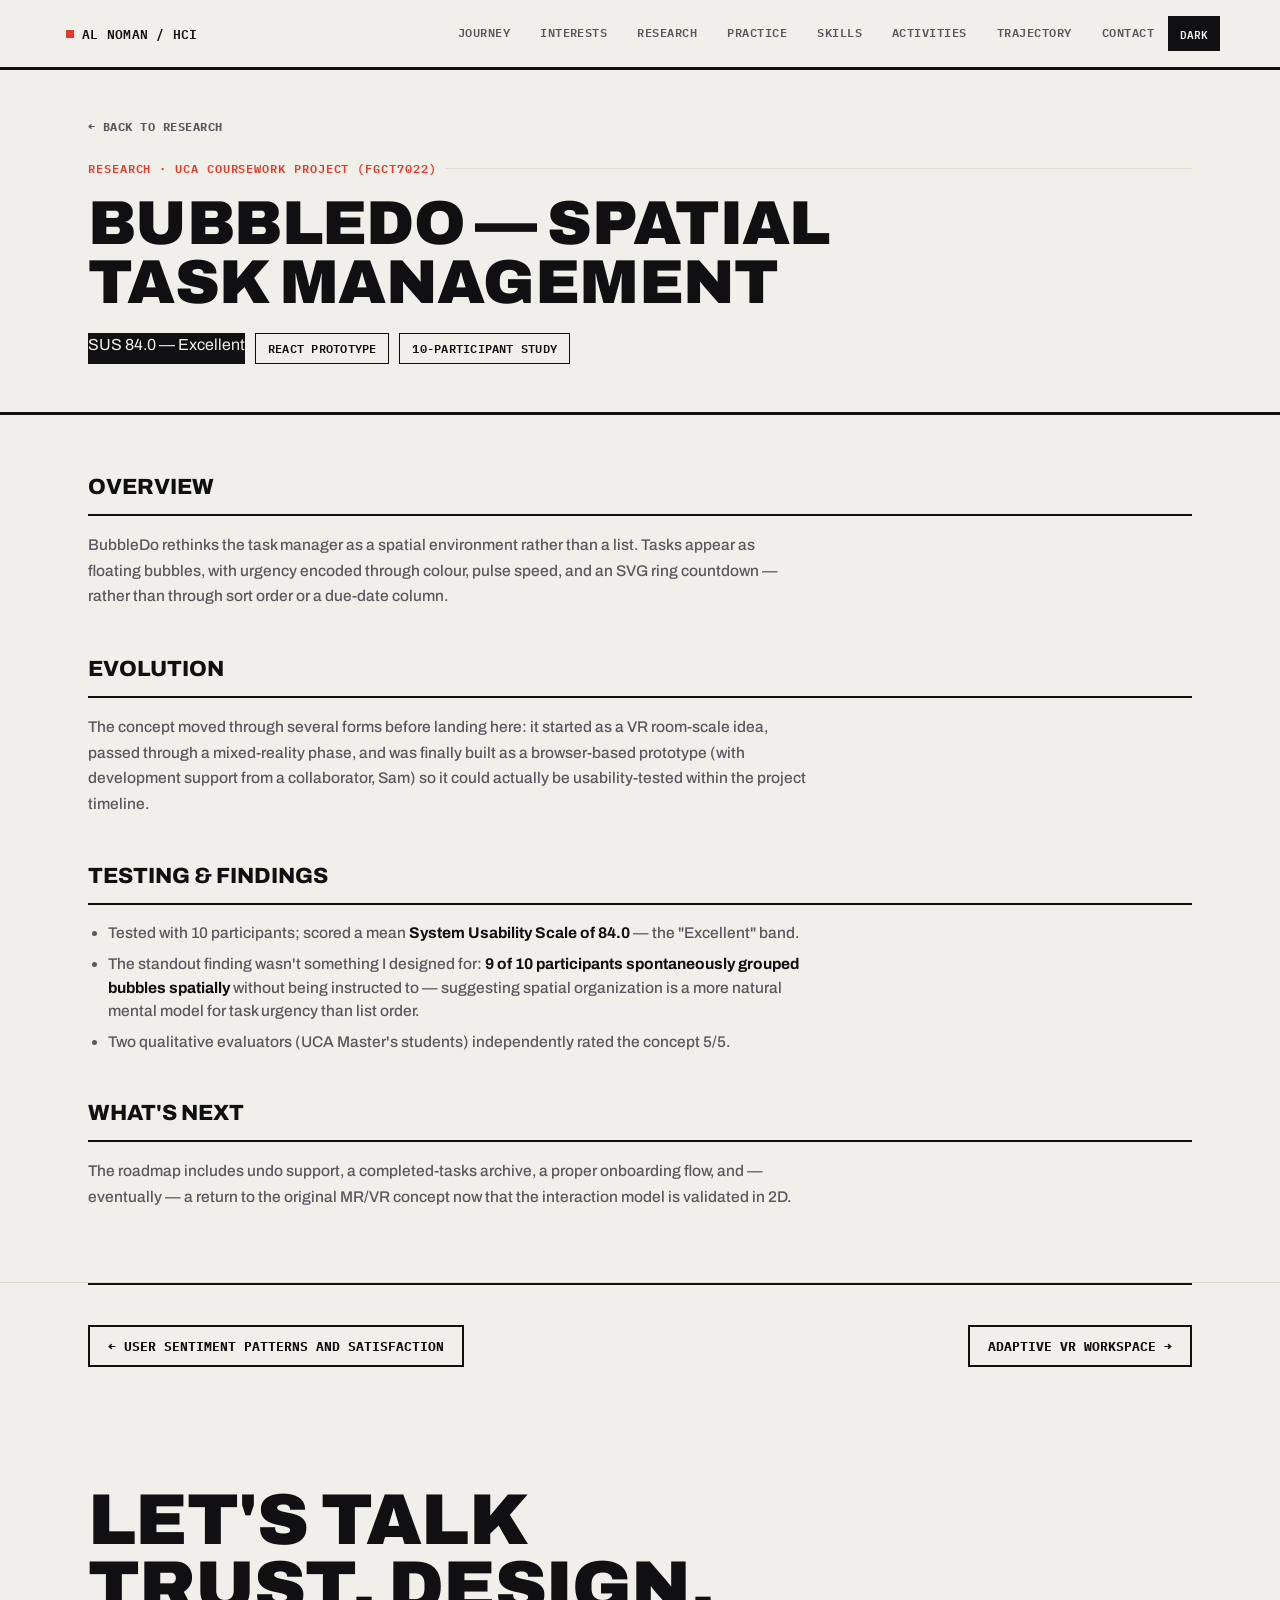
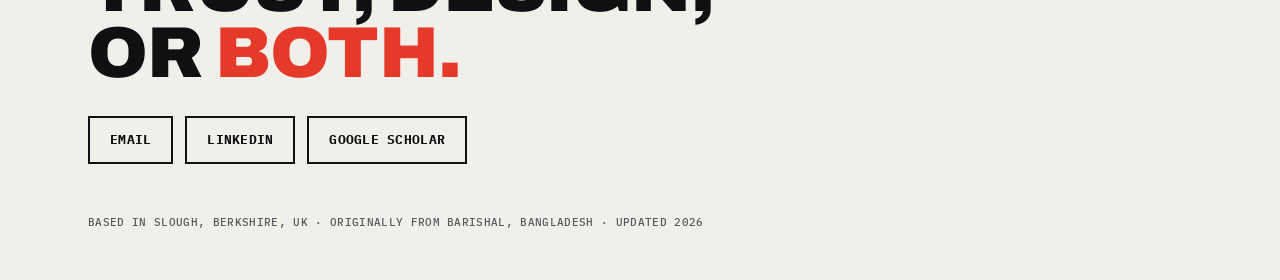
<file: case-studies/bubbledo.html>
<!DOCTYPE html>
<html lang="en">
<head>
<meta charset="UTF-8">
<meta name="viewport" content="width=device-width, initial-scale=1.0">
<title>BubbleDo — Spatial Task Management — Abdulla Al Noman</title>
<link rel="preconnect" href="https://fonts.googleapis.com">
<link href="https://fonts.googleapis.com/css2?family=Archivo:ital,wght@0,400;0,500;0,600;0,700;0,900;1,600&family=IBM+Plex+Mono:wght@400;500;600&display=swap" rel="stylesheet">
<link rel="stylesheet" href="../assets/style.css">
<style>
  .case-hero{ padding: 44px 0 40px; border-bottom: 3px solid var(--ink); }
  .back-link{
    font-family: var(--mono); font-size: 12px; font-weight:700; text-transform:uppercase; letter-spacing:.04em;
    color: var(--ink-soft); text-decoration:none; display:inline-flex; align-items:center; gap:8px; margin-bottom: 24px;
  }
  .back-link:hover{ color: var(--accent); }
  .case-title{
    font-family: var(--display); font-weight:900; text-transform:uppercase;
    font-size: clamp(32px, 5.5vw, 62px); line-height:0.95; letter-spacing:-0.01em; margin: 0 0 20px; max-width: 900px;
  }
  .case-meta{ display:flex; flex-wrap:wrap; gap: 10px; margin-bottom: 8px; }
  .case-body{ padding: 56px 0; }
  .case-body h2{
    font-family: var(--display); font-weight:800; text-transform:uppercase; font-size: 22px;
    margin: 44px 0 16px; border-bottom: 2px solid var(--ink); padding-bottom: 10px;
  }
  .case-body h2:first-child{ margin-top:0; }
  .case-body p{ font-size: 15.5px; color: var(--ink-soft); max-width: 720px; margin: 0 0 16px; font-weight:500; line-height:1.65; }
  .case-body ul{ max-width: 720px; padding-left: 20px; margin: 0 0 16px; }
  .case-body li{ font-size: 15.5px; color: var(--ink-soft); margin-bottom: 8px; font-weight:500; }
  .case-body li b{ color: var(--ink); font-weight:700; }
  .case-nav{ display:flex; justify-content:space-between; align-items:center; padding: 40px 0; border-top: 2px solid var(--ink); flex-wrap:wrap; gap: 16px; }
  .case-nav a{
    font-family: var(--mono); font-size: 12.5px; font-weight:700; text-transform:uppercase;
    text-decoration:none; border: 2px solid var(--ink); padding: 10px 18px; transition: all var(--transition);
  }
  .case-nav a:hover{ background: var(--ink); color: var(--paper); }
</style>
</head>
<body>

<div id="progress"></div>
<div id="tooltip"></div>

<header class="site">
  <div class="wrap navrow">
    <button class="wordmark" onclick="location.href='../index.html'"><span class="dot"></span>Al Noman / HCI</button>
    <div style="display:flex; align-items:center; gap:14px;">
      <nav class="links" id="navLinks">
        <a href="../index.html#journey">Journey</a>
        <a href="../index.html#interests">Interests</a>
        <a href="../index.html#research">Research</a>
        <a href="../index.html#practice">Practice</a>
        <a href="../index.html#skills">Skills</a>
        <a href="../index.html#activities">Activities</a>
        <a href="../index.html#trajectory">Trajectory</a>
        <a href="../index.html#contact">Contact</a>
      </nav>
      <button id="themeToggle" aria-label="Toggle dark mode">Dark</button>
      <button id="menuBtn" aria-label="Open menu" aria-expanded="false"><span></span></button>
    </div>
  </div>
</header>

<main>
  <section class="case-hero">
    <div class="wrap">
      <a class="back-link reveal" href="../index.html#research">&larr; Back to Research</a>
      <div class="issue-tag reveal">Research &middot; UCA Coursework Project (FGCT7022)</div>
      <h1 class="case-title reveal">BubbleDo — Spatial Task Management</h1>
      <div class="case-meta reveal">
        <span class="status accepted">SUS 84.0 — Excellent</span><span class="cred-tag">React prototype</span><span class="cred-tag">10-participant study</span>
      </div>
    </div>
  </section>

  <section class="case-body">
    <div class="wrap">
      
      <h2>Overview</h2>
      <p>BubbleDo rethinks the task manager as a spatial environment rather than a list. Tasks appear as floating bubbles, with urgency encoded through colour, pulse speed, and an SVG ring countdown — rather than through sort order or a due-date column.</p>

      <h2>Evolution</h2>
      <p>The concept moved through several forms before landing here: it started as a VR room-scale idea, passed through a mixed-reality phase, and was finally built as a browser-based prototype (with development support from a collaborator, Sam) so it could actually be usability-tested within the project timeline.</p>

      <h2>Testing &amp; findings</h2>
      <ul>
        <li>Tested with 10 participants; scored a mean <b>System Usability Scale of 84.0</b> — the "Excellent" band.</li>
        <li>The standout finding wasn't something I designed for: <b>9 of 10 participants spontaneously grouped bubbles spatially</b> without being instructed to — suggesting spatial organization is a more natural mental model for task urgency than list order.</li>
        <li>Two qualitative evaluators (UCA Master's students) independently rated the concept 5/5.</li>
      </ul>

      <h2>What's next</h2>
      <p>The roadmap includes undo support, a completed-tasks archive, a proper onboarding flow, and — eventually — a return to the original MR/VR concept now that the interaction model is validated in 2D.</p>
  
    </div>
  </section>
</main>


    <div class="wrap">
      <div class="case-nav reveal">
        <a href="citdi-2026.html">&larr; User Sentiment Patterns and Satisfaction</a>
        <a href="adaptive-vr-workspace.html">Adaptive VR Workspace &rarr;</a>
      </div>
    </div>

<footer id="contact">
  <div class="wrap">
    <div class="reveal">
      <h2>Let's talk<br>trust, design,<br>or <span class="hl">both.</span></h2>
      <div class="contact-links">
        <a href="mailto:abdullahalnomanco@gmail.com">Email</a>
        <a href="#">LinkedIn</a>
        <a href="#">Google Scholar</a>
      </div>
    </div>
    <div class="fine">Based in Slough, Berkshire, UK &middot; Originally from Barishal, Bangladesh &middot; Updated 2026</div>
  </div>
</footer>

<button id="toTop" aria-label="Back to top">&uarr;</button>

<script src="../assets/main.js"></script>
</body>
</html>
</file>
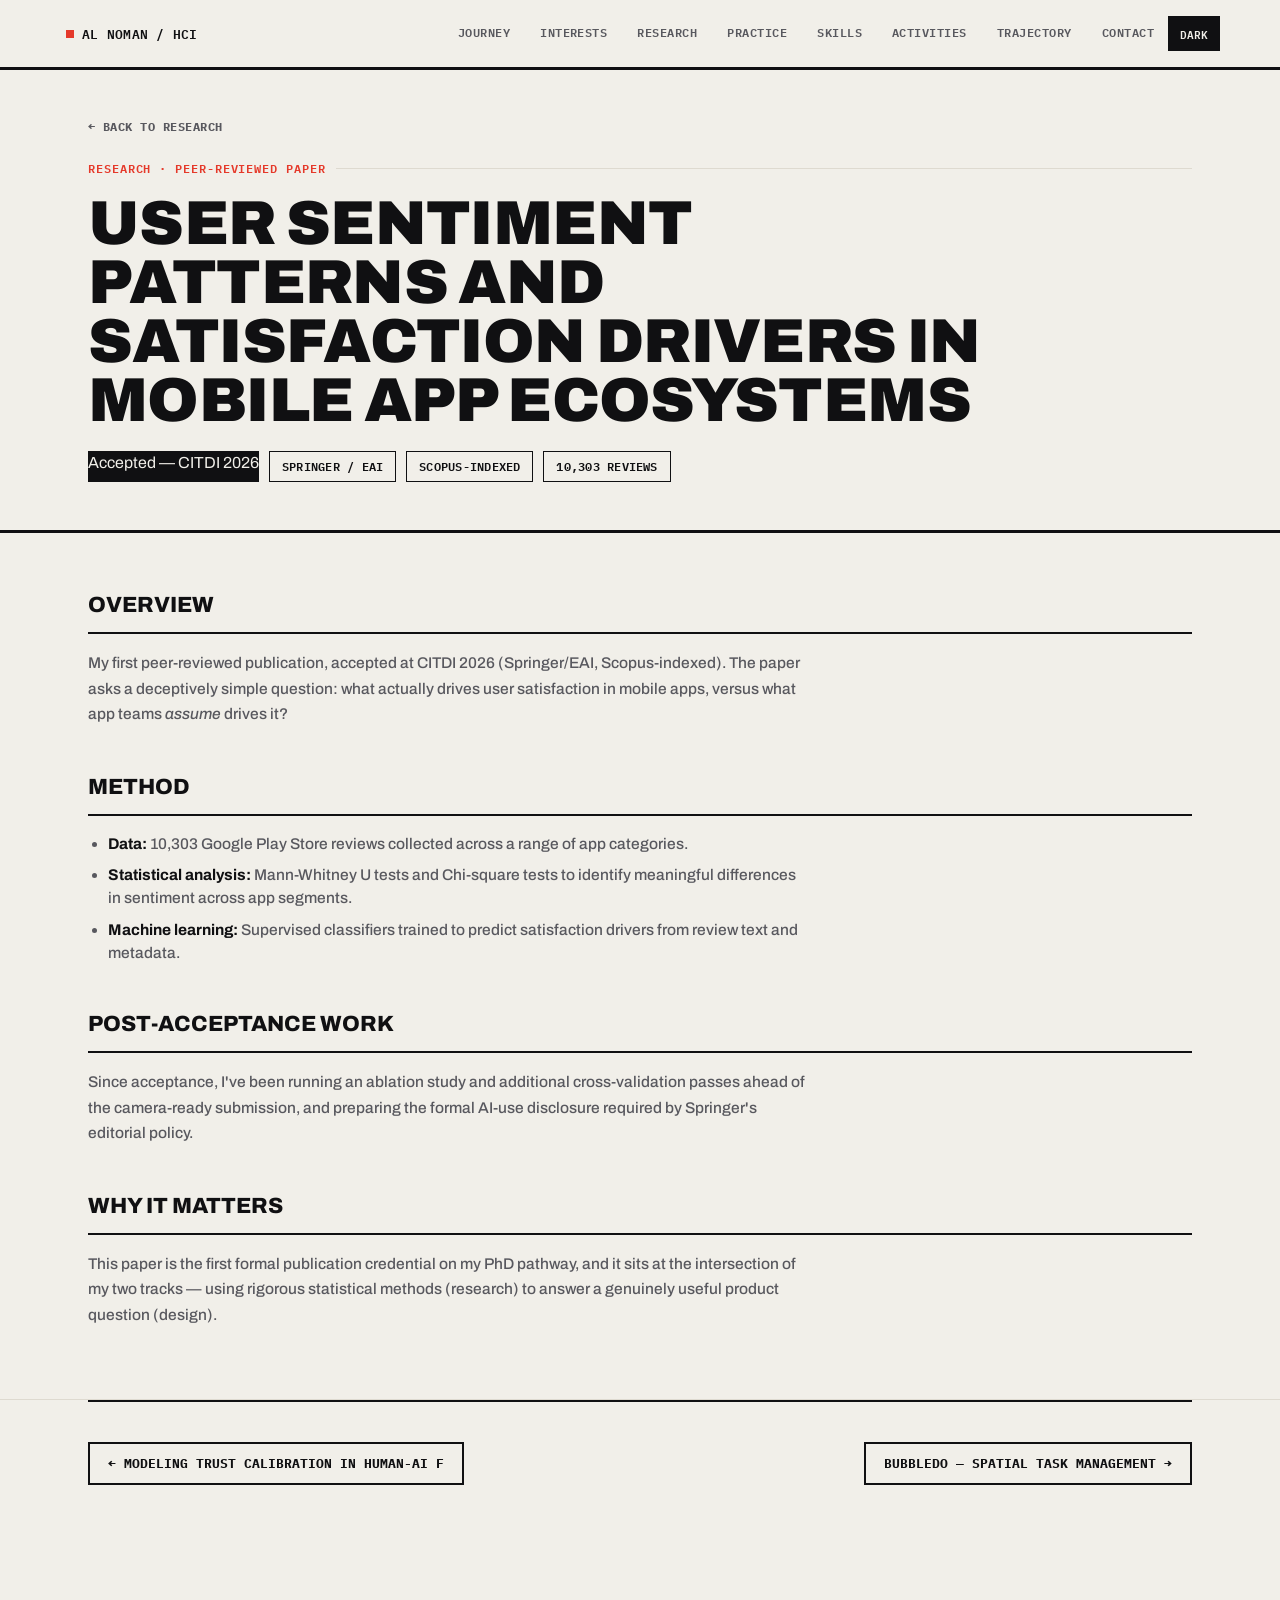
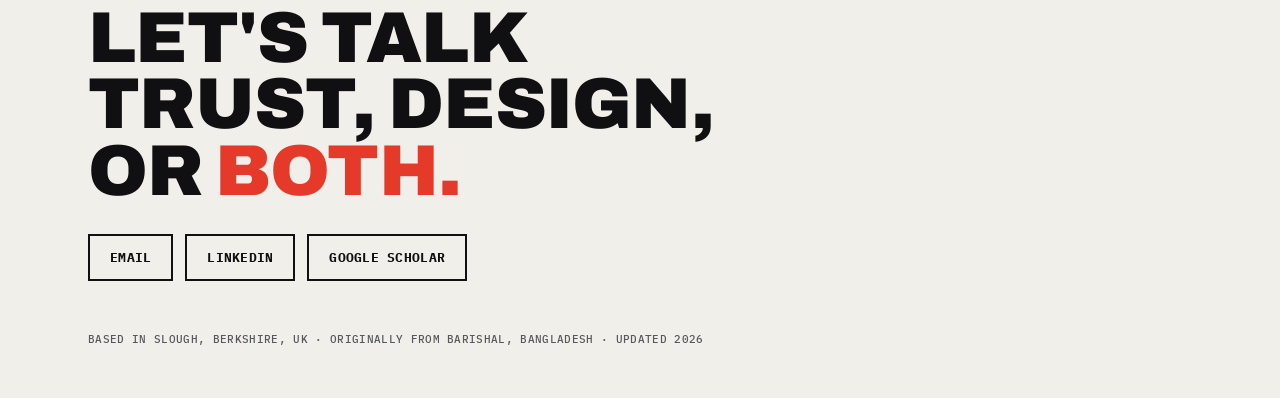
<file: case-studies/citdi-2026.html>
<!DOCTYPE html>
<html lang="en">
<head>
<meta charset="UTF-8">
<meta name="viewport" content="width=device-width, initial-scale=1.0">
<title>User Sentiment Patterns and Satisfaction Drivers in Mobile App Ecosystems — Abdulla Al Noman</title>
<link rel="preconnect" href="https://fonts.googleapis.com">
<link href="https://fonts.googleapis.com/css2?family=Archivo:ital,wght@0,400;0,500;0,600;0,700;0,900;1,600&family=IBM+Plex+Mono:wght@400;500;600&display=swap" rel="stylesheet">
<link rel="stylesheet" href="../assets/style.css">
<style>
  .case-hero{ padding: 44px 0 40px; border-bottom: 3px solid var(--ink); }
  .back-link{
    font-family: var(--mono); font-size: 12px; font-weight:700; text-transform:uppercase; letter-spacing:.04em;
    color: var(--ink-soft); text-decoration:none; display:inline-flex; align-items:center; gap:8px; margin-bottom: 24px;
  }
  .back-link:hover{ color: var(--accent); }
  .case-title{
    font-family: var(--display); font-weight:900; text-transform:uppercase;
    font-size: clamp(32px, 5.5vw, 62px); line-height:0.95; letter-spacing:-0.01em; margin: 0 0 20px; max-width: 900px;
  }
  .case-meta{ display:flex; flex-wrap:wrap; gap: 10px; margin-bottom: 8px; }
  .case-body{ padding: 56px 0; }
  .case-body h2{
    font-family: var(--display); font-weight:800; text-transform:uppercase; font-size: 22px;
    margin: 44px 0 16px; border-bottom: 2px solid var(--ink); padding-bottom: 10px;
  }
  .case-body h2:first-child{ margin-top:0; }
  .case-body p{ font-size: 15.5px; color: var(--ink-soft); max-width: 720px; margin: 0 0 16px; font-weight:500; line-height:1.65; }
  .case-body ul{ max-width: 720px; padding-left: 20px; margin: 0 0 16px; }
  .case-body li{ font-size: 15.5px; color: var(--ink-soft); margin-bottom: 8px; font-weight:500; }
  .case-body li b{ color: var(--ink); font-weight:700; }
  .case-nav{ display:flex; justify-content:space-between; align-items:center; padding: 40px 0; border-top: 2px solid var(--ink); flex-wrap:wrap; gap: 16px; }
  .case-nav a{
    font-family: var(--mono); font-size: 12.5px; font-weight:700; text-transform:uppercase;
    text-decoration:none; border: 2px solid var(--ink); padding: 10px 18px; transition: all var(--transition);
  }
  .case-nav a:hover{ background: var(--ink); color: var(--paper); }
</style>
</head>
<body>

<div id="progress"></div>
<div id="tooltip"></div>

<header class="site">
  <div class="wrap navrow">
    <button class="wordmark" onclick="location.href='../index.html'"><span class="dot"></span>Al Noman / HCI</button>
    <div style="display:flex; align-items:center; gap:14px;">
      <nav class="links" id="navLinks">
        <a href="../index.html#journey">Journey</a>
        <a href="../index.html#interests">Interests</a>
        <a href="../index.html#research">Research</a>
        <a href="../index.html#practice">Practice</a>
        <a href="../index.html#skills">Skills</a>
        <a href="../index.html#activities">Activities</a>
        <a href="../index.html#trajectory">Trajectory</a>
        <a href="../index.html#contact">Contact</a>
      </nav>
      <button id="themeToggle" aria-label="Toggle dark mode">Dark</button>
      <button id="menuBtn" aria-label="Open menu" aria-expanded="false"><span></span></button>
    </div>
  </div>
</header>

<main>
  <section class="case-hero">
    <div class="wrap">
      <a class="back-link reveal" href="../index.html#research">&larr; Back to Research</a>
      <div class="issue-tag reveal">Research &middot; Peer-Reviewed Paper</div>
      <h1 class="case-title reveal">User Sentiment Patterns and Satisfaction Drivers in Mobile App Ecosystems</h1>
      <div class="case-meta reveal">
        <span class="status accepted">Accepted — CITDI 2026</span><span class="cred-tag">Springer / EAI</span><span class="cred-tag">Scopus-indexed</span><span class="cred-tag">10,303 reviews</span>
      </div>
    </div>
  </section>

  <section class="case-body">
    <div class="wrap">
      
      <h2>Overview</h2>
      <p>My first peer-reviewed publication, accepted at CITDI 2026 (Springer/EAI, Scopus-indexed). The paper asks a deceptively simple question: what actually drives user satisfaction in mobile apps, versus what app teams <i>assume</i> drives it?</p>

      <h2>Method</h2>
      <ul>
        <li><b>Data:</b> 10,303 Google Play Store reviews collected across a range of app categories.</li>
        <li><b>Statistical analysis:</b> Mann-Whitney U tests and Chi-square tests to identify meaningful differences in sentiment across app segments.</li>
        <li><b>Machine learning:</b> Supervised classifiers trained to predict satisfaction drivers from review text and metadata.</li>
      </ul>

      <h2>Post-acceptance work</h2>
      <p>Since acceptance, I've been running an ablation study and additional cross-validation passes ahead of the camera-ready submission, and preparing the formal AI-use disclosure required by Springer's editorial policy.</p>

      <h2>Why it matters</h2>
      <p>This paper is the first formal publication credential on my PhD pathway, and it sits at the intersection of my two tracks — using rigorous statistical methods (research) to answer a genuinely useful product question (design).</p>
  
    </div>
  </section>
</main>


    <div class="wrap">
      <div class="case-nav reveal">
        <a href="fmp-trust-calibration.html">&larr; Modeling Trust Calibration in Human-AI F</a>
        <a href="bubbledo.html">BubbleDo — Spatial Task Management &rarr;</a>
      </div>
    </div>

<footer id="contact">
  <div class="wrap">
    <div class="reveal">
      <h2>Let's talk<br>trust, design,<br>or <span class="hl">both.</span></h2>
      <div class="contact-links">
        <a href="mailto:abdullahalnomanco@gmail.com">Email</a>
        <a href="#">LinkedIn</a>
        <a href="#">Google Scholar</a>
      </div>
    </div>
    <div class="fine">Based in Slough, Berkshire, UK &middot; Originally from Barishal, Bangladesh &middot; Updated 2026</div>
  </div>
</footer>

<button id="toTop" aria-label="Back to top">&uarr;</button>

<script src="../assets/main.js"></script>
</body>
</html>
</file>
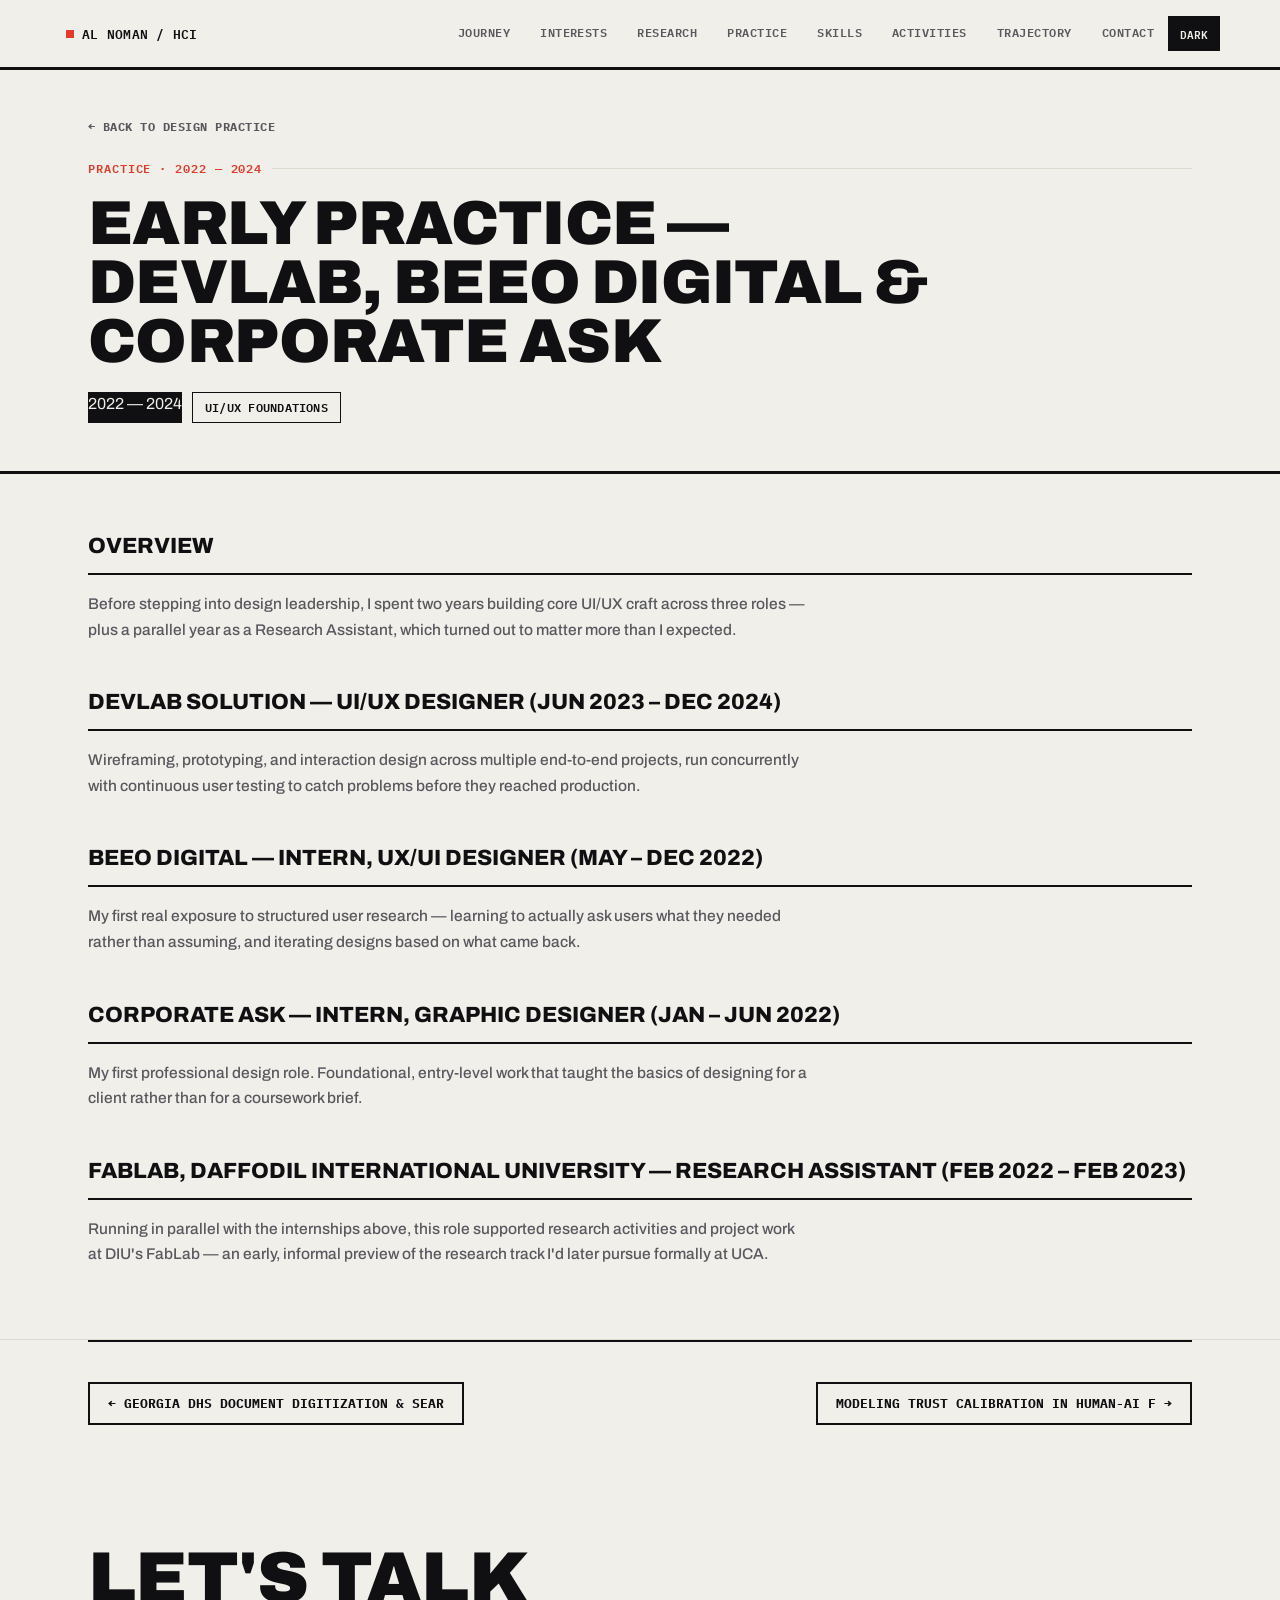
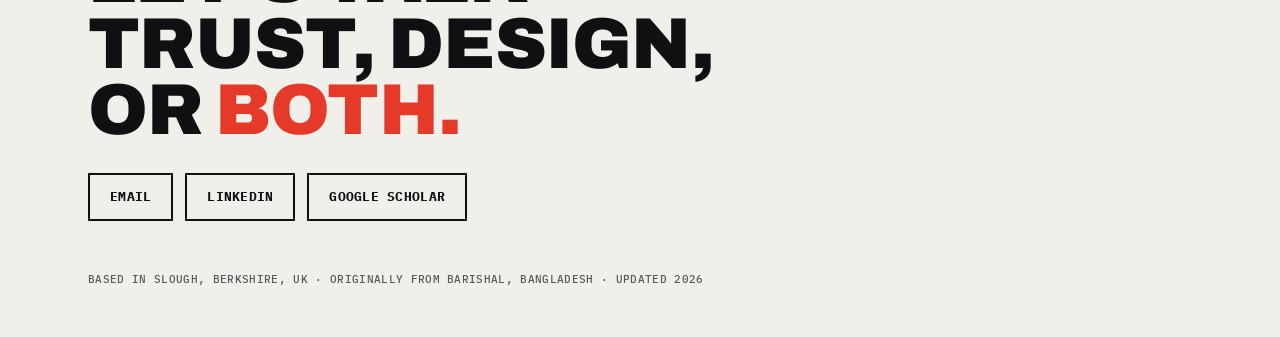
<file: case-studies/early-practice.html>
<!DOCTYPE html>
<html lang="en">
<head>
<meta charset="UTF-8">
<meta name="viewport" content="width=device-width, initial-scale=1.0">
<title>Early Practice — Devlab, Beeo Digital & Corporate Ask — Abdulla Al Noman</title>
<link rel="preconnect" href="https://fonts.googleapis.com">
<link href="https://fonts.googleapis.com/css2?family=Archivo:ital,wght@0,400;0,500;0,600;0,700;0,900;1,600&family=IBM+Plex+Mono:wght@400;500;600&display=swap" rel="stylesheet">
<link rel="stylesheet" href="../assets/style.css">
<style>
  .case-hero{ padding: 44px 0 40px; border-bottom: 3px solid var(--ink); }
  .back-link{
    font-family: var(--mono); font-size: 12px; font-weight:700; text-transform:uppercase; letter-spacing:.04em;
    color: var(--ink-soft); text-decoration:none; display:inline-flex; align-items:center; gap:8px; margin-bottom: 24px;
  }
  .back-link:hover{ color: var(--accent); }
  .case-title{
    font-family: var(--display); font-weight:900; text-transform:uppercase;
    font-size: clamp(32px, 5.5vw, 62px); line-height:0.95; letter-spacing:-0.01em; margin: 0 0 20px; max-width: 900px;
  }
  .case-meta{ display:flex; flex-wrap:wrap; gap: 10px; margin-bottom: 8px; }
  .case-body{ padding: 56px 0; }
  .case-body h2{
    font-family: var(--display); font-weight:800; text-transform:uppercase; font-size: 22px;
    margin: 44px 0 16px; border-bottom: 2px solid var(--ink); padding-bottom: 10px;
  }
  .case-body h2:first-child{ margin-top:0; }
  .case-body p{ font-size: 15.5px; color: var(--ink-soft); max-width: 720px; margin: 0 0 16px; font-weight:500; line-height:1.65; }
  .case-body ul{ max-width: 720px; padding-left: 20px; margin: 0 0 16px; }
  .case-body li{ font-size: 15.5px; color: var(--ink-soft); margin-bottom: 8px; font-weight:500; }
  .case-body li b{ color: var(--ink); font-weight:700; }
  .case-nav{ display:flex; justify-content:space-between; align-items:center; padding: 40px 0; border-top: 2px solid var(--ink); flex-wrap:wrap; gap: 16px; }
  .case-nav a{
    font-family: var(--mono); font-size: 12.5px; font-weight:700; text-transform:uppercase;
    text-decoration:none; border: 2px solid var(--ink); padding: 10px 18px; transition: all var(--transition);
  }
  .case-nav a:hover{ background: var(--ink); color: var(--paper); }
</style>
</head>
<body>

<div id="progress"></div>
<div id="tooltip"></div>

<header class="site">
  <div class="wrap navrow">
    <button class="wordmark" onclick="location.href='../index.html'"><span class="dot"></span>Al Noman / HCI</button>
    <div style="display:flex; align-items:center; gap:14px;">
      <nav class="links" id="navLinks">
        <a href="../index.html#journey">Journey</a>
        <a href="../index.html#interests">Interests</a>
        <a href="../index.html#research">Research</a>
        <a href="../index.html#practice">Practice</a>
        <a href="../index.html#skills">Skills</a>
        <a href="../index.html#activities">Activities</a>
        <a href="../index.html#trajectory">Trajectory</a>
        <a href="../index.html#contact">Contact</a>
      </nav>
      <button id="themeToggle" aria-label="Toggle dark mode">Dark</button>
      <button id="menuBtn" aria-label="Open menu" aria-expanded="false"><span></span></button>
    </div>
  </div>
</header>

<main>
  <section class="case-hero">
    <div class="wrap">
      <a class="back-link reveal" href="../index.html#practice">&larr; Back to Design Practice</a>
      <div class="issue-tag reveal">Practice &middot; 2022 — 2024</div>
      <h1 class="case-title reveal">Early Practice — Devlab, Beeo Digital & Corporate Ask</h1>
      <div class="case-meta reveal">
        <span class="status accepted">2022 — 2024</span><span class="cred-tag">UI/UX Foundations</span>
      </div>
    </div>
  </section>

  <section class="case-body">
    <div class="wrap">
      
      <h2>Overview</h2>
      <p>Before stepping into design leadership, I spent two years building core UI/UX craft across three roles — plus a parallel year as a Research Assistant, which turned out to matter more than I expected.</p>

      <h2>Devlab Solution — UI/UX Designer (Jun 2023 – Dec 2024)</h2>
      <p>Wireframing, prototyping, and interaction design across multiple end-to-end projects, run concurrently with continuous user testing to catch problems before they reached production.</p>

      <h2>Beeo Digital — Intern, UX/UI Designer (May – Dec 2022)</h2>
      <p>My first real exposure to structured user research — learning to actually ask users what they needed rather than assuming, and iterating designs based on what came back.</p>

      <h2>Corporate Ask — Intern, Graphic Designer (Jan – Jun 2022)</h2>
      <p>My first professional design role. Foundational, entry-level work that taught the basics of designing for a client rather than for a coursework brief.</p>

      <h2>FabLab, Daffodil International University — Research Assistant (Feb 2022 – Feb 2023)</h2>
      <p>Running in parallel with the internships above, this role supported research activities and project work at DIU's FabLab — an early, informal preview of the research track I'd later pursue formally at UCA.</p>
  
    </div>
  </section>
</main>


    <div class="wrap">
      <div class="case-nav reveal">
        <a href="pixelplo-georgia-dhs.html">&larr; Georgia DHS Document Digitization & Sear</a>
        <a href="fmp-trust-calibration.html">Modeling Trust Calibration in Human-AI F &rarr;</a>
      </div>
    </div>

<footer id="contact">
  <div class="wrap">
    <div class="reveal">
      <h2>Let's talk<br>trust, design,<br>or <span class="hl">both.</span></h2>
      <div class="contact-links">
        <a href="mailto:abdullahalnomanco@gmail.com">Email</a>
        <a href="#">LinkedIn</a>
        <a href="#">Google Scholar</a>
      </div>
    </div>
    <div class="fine">Based in Slough, Berkshire, UK &middot; Originally from Barishal, Bangladesh &middot; Updated 2026</div>
  </div>
</footer>

<button id="toTop" aria-label="Back to top">&uarr;</button>

<script src="../assets/main.js"></script>
</body>
</html>
</file>
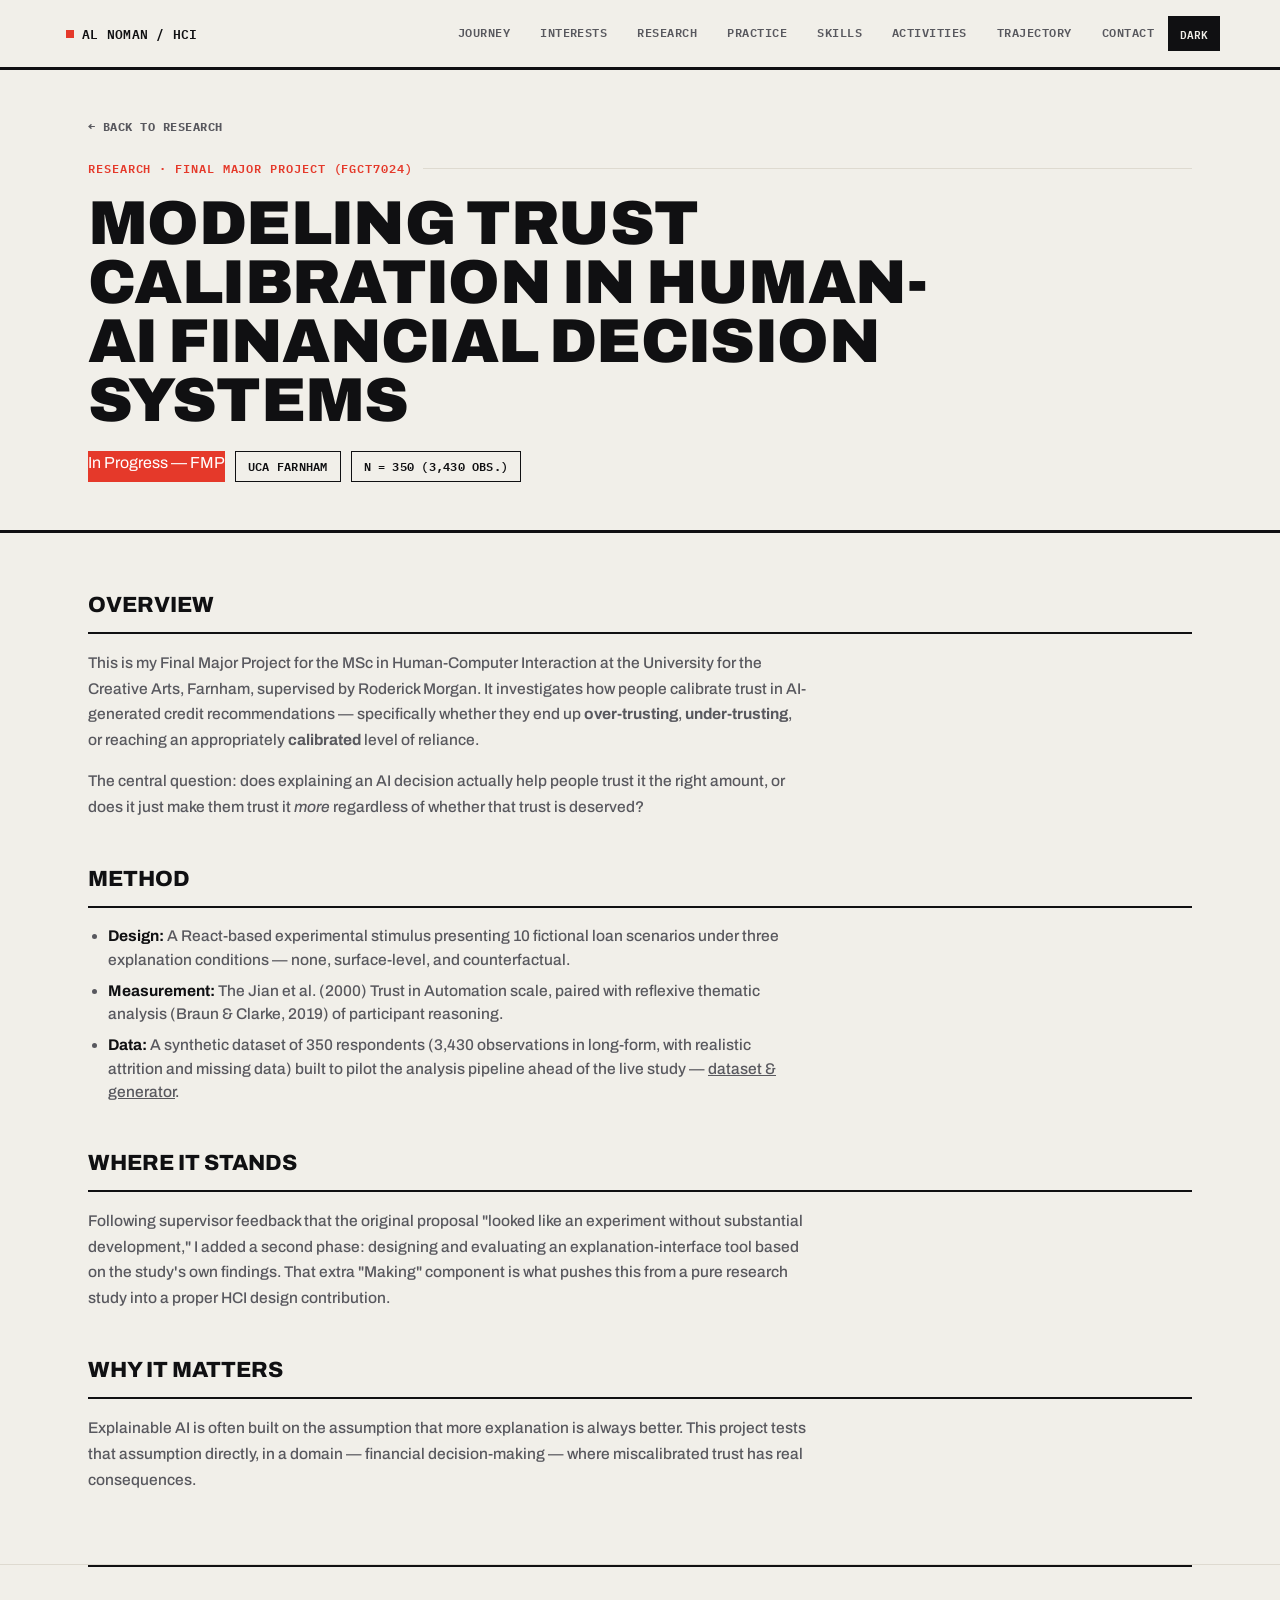
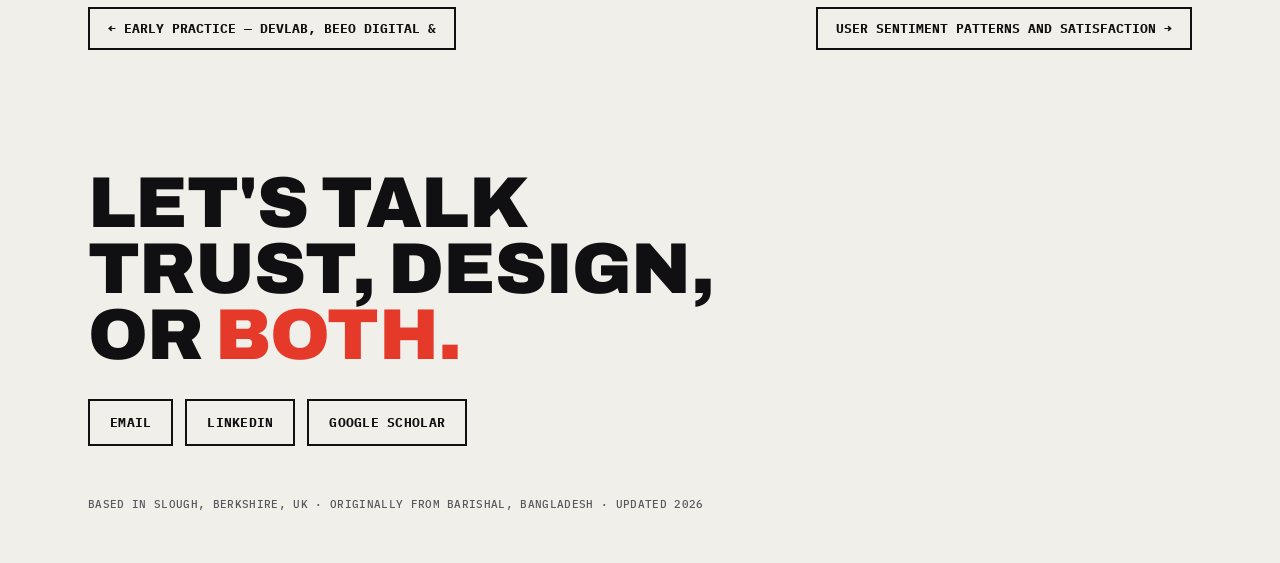
<file: case-studies/fmp-trust-calibration.html>
<!DOCTYPE html>
<html lang="en">
<head>
<meta charset="UTF-8">
<meta name="viewport" content="width=device-width, initial-scale=1.0">
<title>Modeling Trust Calibration in Human-AI Financial Decision Systems — Abdulla Al Noman</title>
<link rel="preconnect" href="https://fonts.googleapis.com">
<link href="https://fonts.googleapis.com/css2?family=Archivo:ital,wght@0,400;0,500;0,600;0,700;0,900;1,600&family=IBM+Plex+Mono:wght@400;500;600&display=swap" rel="stylesheet">
<link rel="stylesheet" href="../assets/style.css">
<style>
  .case-hero{ padding: 44px 0 40px; border-bottom: 3px solid var(--ink); }
  .back-link{
    font-family: var(--mono); font-size: 12px; font-weight:700; text-transform:uppercase; letter-spacing:.04em;
    color: var(--ink-soft); text-decoration:none; display:inline-flex; align-items:center; gap:8px; margin-bottom: 24px;
  }
  .back-link:hover{ color: var(--accent); }
  .case-title{
    font-family: var(--display); font-weight:900; text-transform:uppercase;
    font-size: clamp(32px, 5.5vw, 62px); line-height:0.95; letter-spacing:-0.01em; margin: 0 0 20px; max-width: 900px;
  }
  .case-meta{ display:flex; flex-wrap:wrap; gap: 10px; margin-bottom: 8px; }
  .case-body{ padding: 56px 0; }
  .case-body h2{
    font-family: var(--display); font-weight:800; text-transform:uppercase; font-size: 22px;
    margin: 44px 0 16px; border-bottom: 2px solid var(--ink); padding-bottom: 10px;
  }
  .case-body h2:first-child{ margin-top:0; }
  .case-body p{ font-size: 15.5px; color: var(--ink-soft); max-width: 720px; margin: 0 0 16px; font-weight:500; line-height:1.65; }
  .case-body ul{ max-width: 720px; padding-left: 20px; margin: 0 0 16px; }
  .case-body li{ font-size: 15.5px; color: var(--ink-soft); margin-bottom: 8px; font-weight:500; }
  .case-body li b{ color: var(--ink); font-weight:700; }
  .case-nav{ display:flex; justify-content:space-between; align-items:center; padding: 40px 0; border-top: 2px solid var(--ink); flex-wrap:wrap; gap: 16px; }
  .case-nav a{
    font-family: var(--mono); font-size: 12.5px; font-weight:700; text-transform:uppercase;
    text-decoration:none; border: 2px solid var(--ink); padding: 10px 18px; transition: all var(--transition);
  }
  .case-nav a:hover{ background: var(--ink); color: var(--paper); }
</style>
</head>
<body>

<div id="progress"></div>
<div id="tooltip"></div>

<header class="site">
  <div class="wrap navrow">
    <button class="wordmark" onclick="location.href='../index.html'"><span class="dot"></span>Al Noman / HCI</button>
    <div style="display:flex; align-items:center; gap:14px;">
      <nav class="links" id="navLinks">
        <a href="../index.html#journey">Journey</a>
        <a href="../index.html#interests">Interests</a>
        <a href="../index.html#research">Research</a>
        <a href="../index.html#practice">Practice</a>
        <a href="../index.html#skills">Skills</a>
        <a href="../index.html#activities">Activities</a>
        <a href="../index.html#trajectory">Trajectory</a>
        <a href="../index.html#contact">Contact</a>
      </nav>
      <button id="themeToggle" aria-label="Toggle dark mode">Dark</button>
      <button id="menuBtn" aria-label="Open menu" aria-expanded="false"><span></span></button>
    </div>
  </div>
</header>

<main>
  <section class="case-hero">
    <div class="wrap">
      <a class="back-link reveal" href="../index.html#research">&larr; Back to Research</a>
      <div class="issue-tag reveal">Research &middot; Final Major Project (FGCT7024)</div>
      <h1 class="case-title reveal">Modeling Trust Calibration in Human-AI Financial Decision Systems</h1>
      <div class="case-meta reveal">
        <span class="status progress">In Progress — FMP</span><span class="cred-tag">UCA Farnham</span><span class="cred-tag">n = 350 (3,430 obs.)</span>
      </div>
    </div>
  </section>

  <section class="case-body">
    <div class="wrap">
      
      <h2>Overview</h2>
      <p>This is my Final Major Project for the MSc in Human-Computer Interaction at the University for the Creative Arts, Farnham, supervised by Roderick Morgan. It investigates how people calibrate trust in AI-generated credit recommendations — specifically whether they end up <b>over-trusting</b>, <b>under-trusting</b>, or reaching an appropriately <b>calibrated</b> level of reliance.</p>
      <p>The central question: does explaining an AI decision actually help people trust it the right amount, or does it just make them trust it <i>more</i> regardless of whether that trust is deserved?</p>

      <h2>Method</h2>
      <ul>
        <li><b>Design:</b> A React-based experimental stimulus presenting 10 fictional loan scenarios under three explanation conditions — none, surface-level, and counterfactual.</li>
        <li><b>Measurement:</b> The Jian et al. (2000) Trust in Automation scale, paired with reflexive thematic analysis (Braun &amp; Clarke, 2019) of participant reasoning.</li>
        <li><b>Data:</b> A synthetic dataset of 350 respondents (3,430 observations in long-form, with realistic attrition and missing data) built to pilot the analysis pipeline ahead of the live study — <a href="../data/fmp-trust-calibration/README.md">dataset &amp; generator</a>.</li>
      </ul>

      <h2>Where it stands</h2>
      <p>Following supervisor feedback that the original proposal "looked like an experiment without substantial development," I added a second phase: designing and evaluating an explanation-interface tool based on the study's own findings. That extra "Making" component is what pushes this from a pure research study into a proper HCI design contribution.</p>

      <h2>Why it matters</h2>
      <p>Explainable AI is often built on the assumption that more explanation is always better. This project tests that assumption directly, in a domain — financial decision-making — where miscalibrated trust has real consequences.</p>
  
    </div>
  </section>
</main>


    <div class="wrap">
      <div class="case-nav reveal">
        <a href="early-practice.html">&larr; Early Practice — Devlab, Beeo Digital & </a>
        <a href="citdi-2026.html">User Sentiment Patterns and Satisfaction &rarr;</a>
      </div>
    </div>

<footer id="contact">
  <div class="wrap">
    <div class="reveal">
      <h2>Let's talk<br>trust, design,<br>or <span class="hl">both.</span></h2>
      <div class="contact-links">
        <a href="mailto:abdullahalnomanco@gmail.com">Email</a>
        <a href="#">LinkedIn</a>
        <a href="#">Google Scholar</a>
      </div>
    </div>
    <div class="fine">Based in Slough, Berkshire, UK &middot; Originally from Barishal, Bangladesh &middot; Updated 2026</div>
  </div>
</footer>

<button id="toTop" aria-label="Back to top">&uarr;</button>

<script src="../assets/main.js"></script>
</body>
</html>
</file>
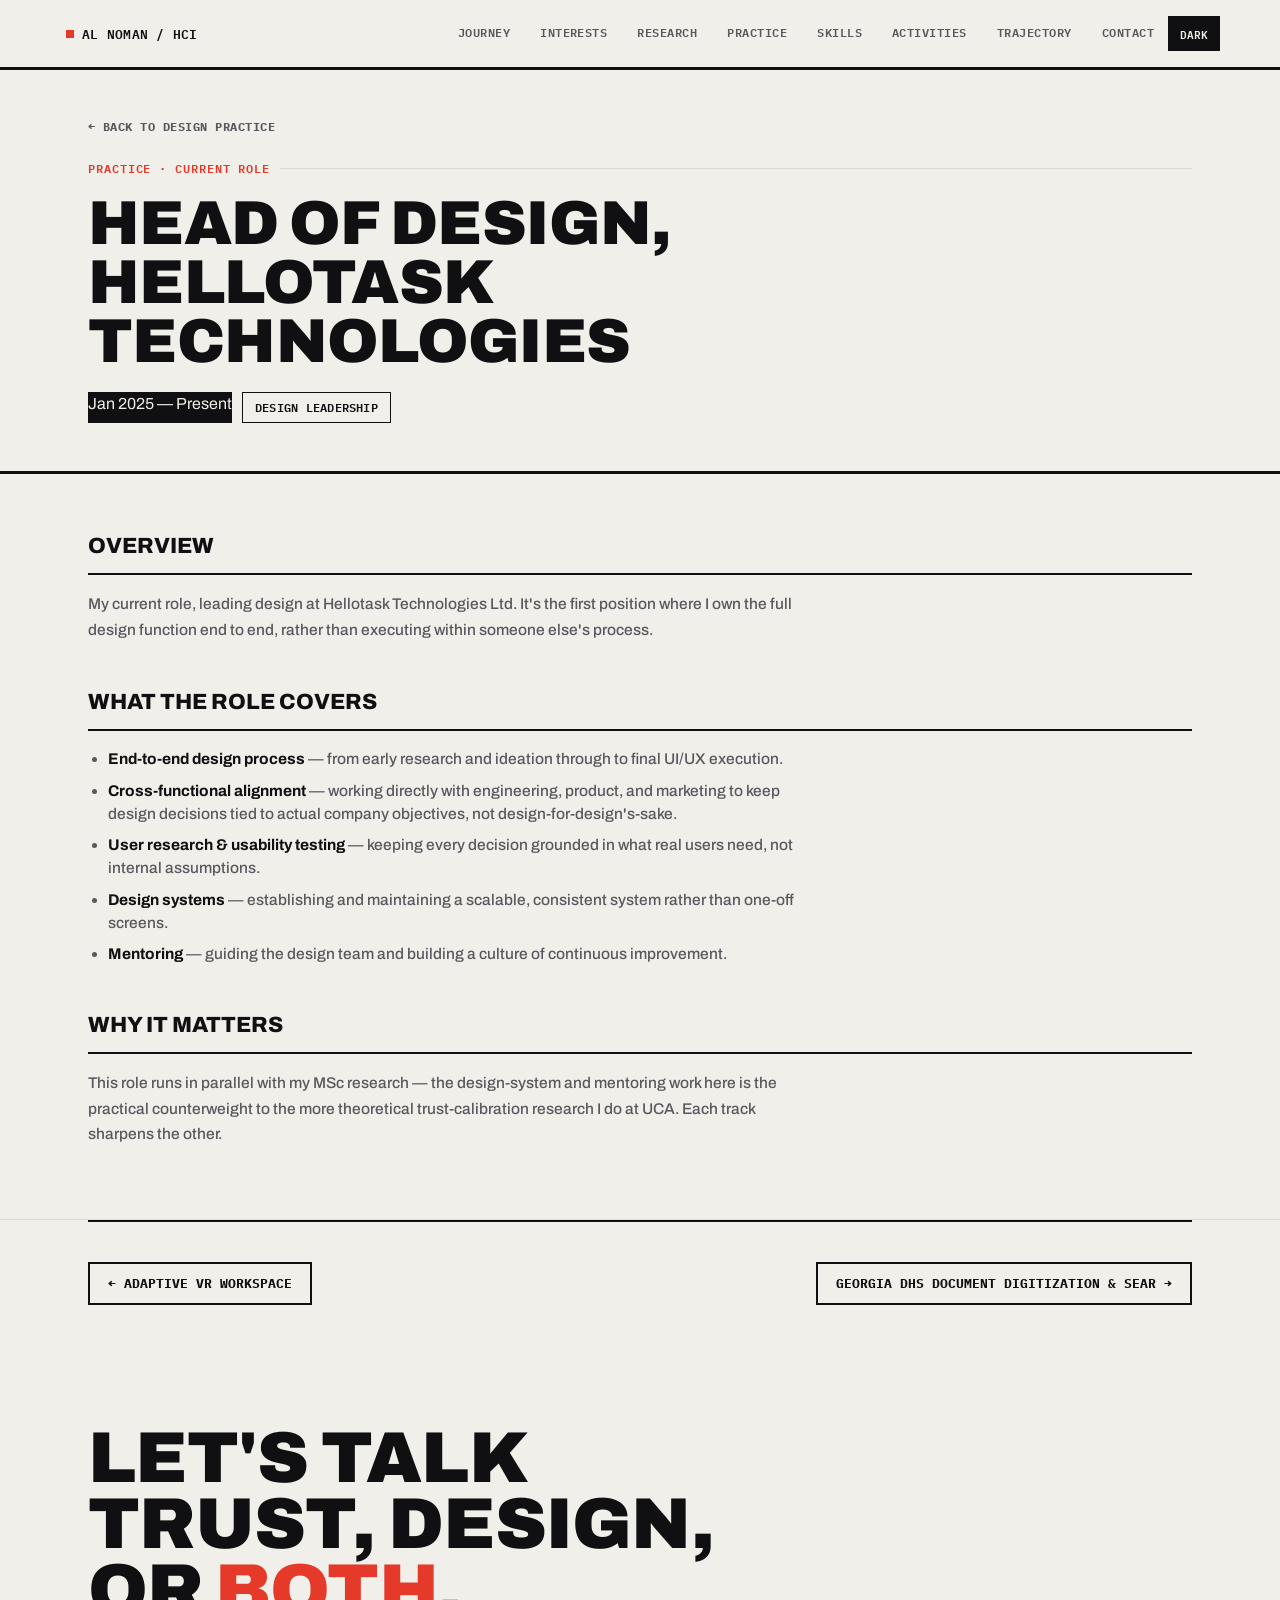
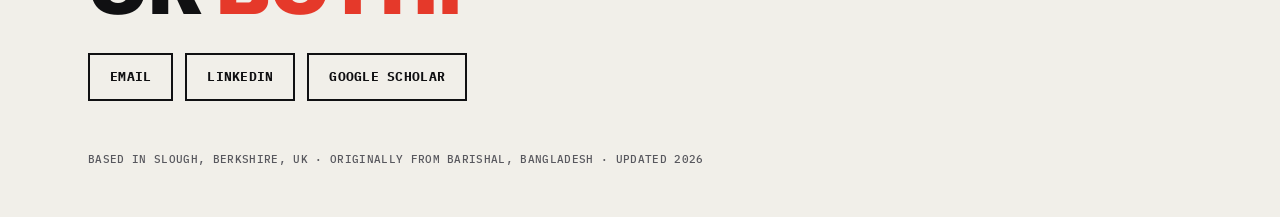
<file: case-studies/hellotask.html>
<!DOCTYPE html>
<html lang="en">
<head>
<meta charset="UTF-8">
<meta name="viewport" content="width=device-width, initial-scale=1.0">
<title>Head of Design, Hellotask Technologies — Abdulla Al Noman</title>
<link rel="preconnect" href="https://fonts.googleapis.com">
<link href="https://fonts.googleapis.com/css2?family=Archivo:ital,wght@0,400;0,500;0,600;0,700;0,900;1,600&family=IBM+Plex+Mono:wght@400;500;600&display=swap" rel="stylesheet">
<link rel="stylesheet" href="../assets/style.css">
<style>
  .case-hero{ padding: 44px 0 40px; border-bottom: 3px solid var(--ink); }
  .back-link{
    font-family: var(--mono); font-size: 12px; font-weight:700; text-transform:uppercase; letter-spacing:.04em;
    color: var(--ink-soft); text-decoration:none; display:inline-flex; align-items:center; gap:8px; margin-bottom: 24px;
  }
  .back-link:hover{ color: var(--accent); }
  .case-title{
    font-family: var(--display); font-weight:900; text-transform:uppercase;
    font-size: clamp(32px, 5.5vw, 62px); line-height:0.95; letter-spacing:-0.01em; margin: 0 0 20px; max-width: 900px;
  }
  .case-meta{ display:flex; flex-wrap:wrap; gap: 10px; margin-bottom: 8px; }
  .case-body{ padding: 56px 0; }
  .case-body h2{
    font-family: var(--display); font-weight:800; text-transform:uppercase; font-size: 22px;
    margin: 44px 0 16px; border-bottom: 2px solid var(--ink); padding-bottom: 10px;
  }
  .case-body h2:first-child{ margin-top:0; }
  .case-body p{ font-size: 15.5px; color: var(--ink-soft); max-width: 720px; margin: 0 0 16px; font-weight:500; line-height:1.65; }
  .case-body ul{ max-width: 720px; padding-left: 20px; margin: 0 0 16px; }
  .case-body li{ font-size: 15.5px; color: var(--ink-soft); margin-bottom: 8px; font-weight:500; }
  .case-body li b{ color: var(--ink); font-weight:700; }
  .case-nav{ display:flex; justify-content:space-between; align-items:center; padding: 40px 0; border-top: 2px solid var(--ink); flex-wrap:wrap; gap: 16px; }
  .case-nav a{
    font-family: var(--mono); font-size: 12.5px; font-weight:700; text-transform:uppercase;
    text-decoration:none; border: 2px solid var(--ink); padding: 10px 18px; transition: all var(--transition);
  }
  .case-nav a:hover{ background: var(--ink); color: var(--paper); }
</style>
</head>
<body>

<div id="progress"></div>
<div id="tooltip"></div>

<header class="site">
  <div class="wrap navrow">
    <button class="wordmark" onclick="location.href='../index.html'"><span class="dot"></span>Al Noman / HCI</button>
    <div style="display:flex; align-items:center; gap:14px;">
      <nav class="links" id="navLinks">
        <a href="../index.html#journey">Journey</a>
        <a href="../index.html#interests">Interests</a>
        <a href="../index.html#research">Research</a>
        <a href="../index.html#practice">Practice</a>
        <a href="../index.html#skills">Skills</a>
        <a href="../index.html#activities">Activities</a>
        <a href="../index.html#trajectory">Trajectory</a>
        <a href="../index.html#contact">Contact</a>
      </nav>
      <button id="themeToggle" aria-label="Toggle dark mode">Dark</button>
      <button id="menuBtn" aria-label="Open menu" aria-expanded="false"><span></span></button>
    </div>
  </div>
</header>

<main>
  <section class="case-hero">
    <div class="wrap">
      <a class="back-link reveal" href="../index.html#practice">&larr; Back to Design Practice</a>
      <div class="issue-tag reveal">Practice &middot; Current Role</div>
      <h1 class="case-title reveal">Head of Design, Hellotask Technologies</h1>
      <div class="case-meta reveal">
        <span class="status accepted">Jan 2025 — Present</span><span class="cred-tag">Design Leadership</span>
      </div>
    </div>
  </section>

  <section class="case-body">
    <div class="wrap">
      
      <h2>Overview</h2>
      <p>My current role, leading design at Hellotask Technologies Ltd. It's the first position where I own the full design function end to end, rather than executing within someone else's process.</p>

      <h2>What the role covers</h2>
      <ul>
        <li><b>End-to-end design process</b> — from early research and ideation through to final UI/UX execution.</li>
        <li><b>Cross-functional alignment</b> — working directly with engineering, product, and marketing to keep design decisions tied to actual company objectives, not design-for-design's-sake.</li>
        <li><b>User research &amp; usability testing</b> — keeping every decision grounded in what real users need, not internal assumptions.</li>
        <li><b>Design systems</b> — establishing and maintaining a scalable, consistent system rather than one-off screens.</li>
        <li><b>Mentoring</b> — guiding the design team and building a culture of continuous improvement.</li>
      </ul>

      <h2>Why it matters</h2>
      <p>This role runs in parallel with my MSc research — the design-system and mentoring work here is the practical counterweight to the more theoretical trust-calibration research I do at UCA. Each track sharpens the other.</p>
  
    </div>
  </section>
</main>


    <div class="wrap">
      <div class="case-nav reveal">
        <a href="adaptive-vr-workspace.html">&larr; Adaptive VR Workspace</a>
        <a href="pixelplo-georgia-dhs.html">Georgia DHS Document Digitization & Sear &rarr;</a>
      </div>
    </div>

<footer id="contact">
  <div class="wrap">
    <div class="reveal">
      <h2>Let's talk<br>trust, design,<br>or <span class="hl">both.</span></h2>
      <div class="contact-links">
        <a href="mailto:abdullahalnomanco@gmail.com">Email</a>
        <a href="#">LinkedIn</a>
        <a href="#">Google Scholar</a>
      </div>
    </div>
    <div class="fine">Based in Slough, Berkshire, UK &middot; Originally from Barishal, Bangladesh &middot; Updated 2026</div>
  </div>
</footer>

<button id="toTop" aria-label="Back to top">&uarr;</button>

<script src="../assets/main.js"></script>
</body>
</html>
</file>
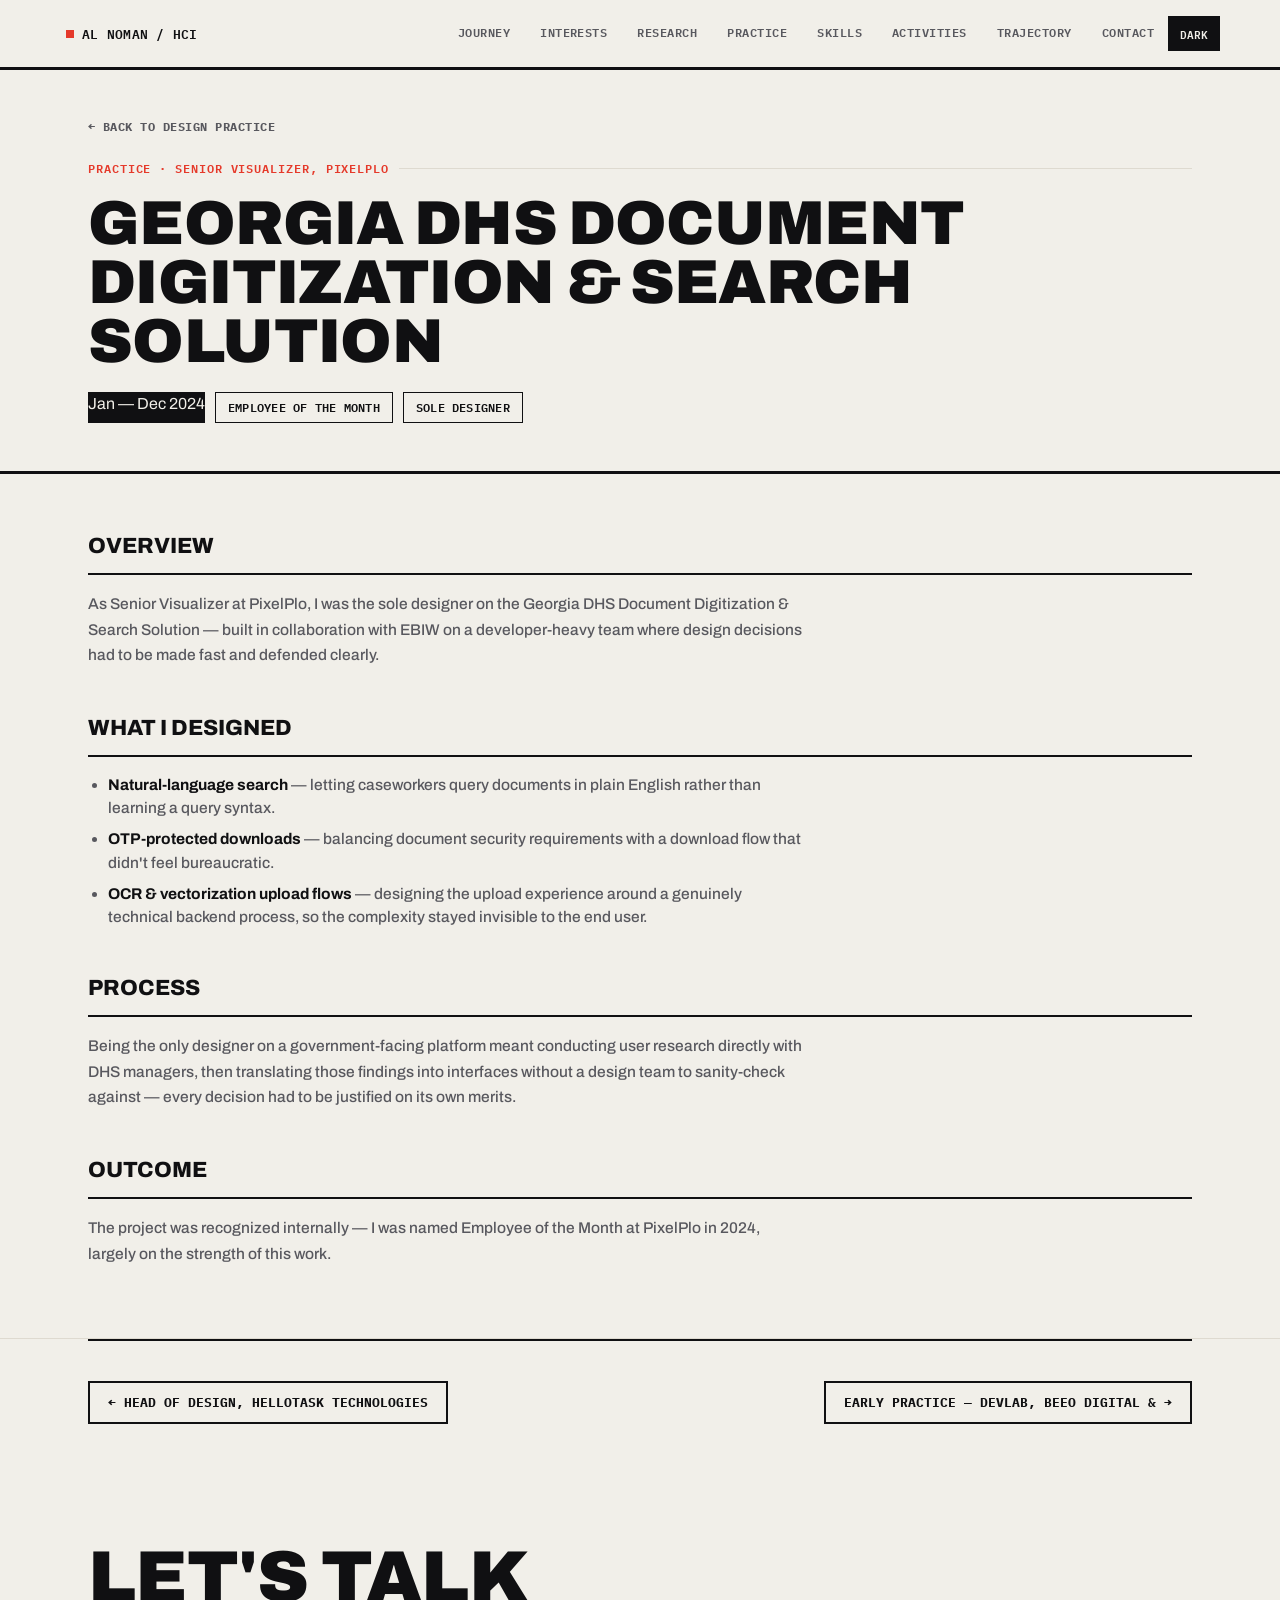
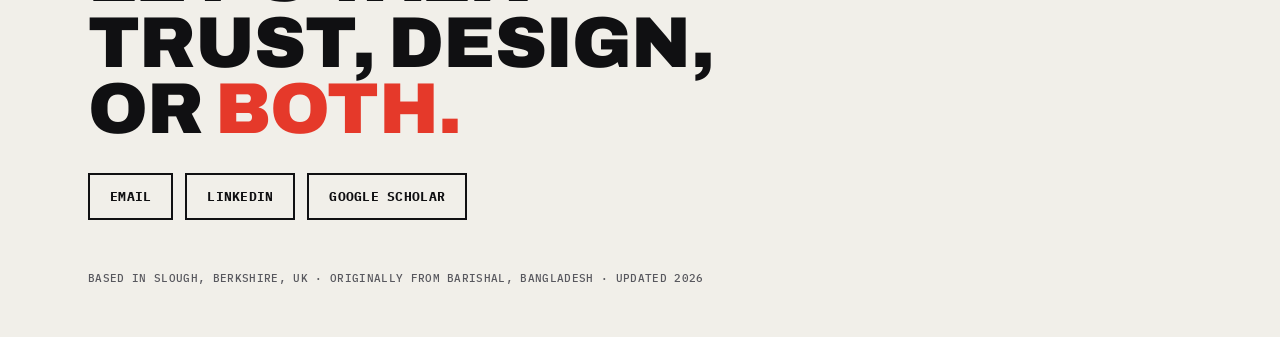
<file: case-studies/pixelplo-georgia-dhs.html>
<!DOCTYPE html>
<html lang="en">
<head>
<meta charset="UTF-8">
<meta name="viewport" content="width=device-width, initial-scale=1.0">
<title>Georgia DHS Document Digitization & Search Solution — Abdulla Al Noman</title>
<link rel="preconnect" href="https://fonts.googleapis.com">
<link href="https://fonts.googleapis.com/css2?family=Archivo:ital,wght@0,400;0,500;0,600;0,700;0,900;1,600&family=IBM+Plex+Mono:wght@400;500;600&display=swap" rel="stylesheet">
<link rel="stylesheet" href="../assets/style.css">
<style>
  .case-hero{ padding: 44px 0 40px; border-bottom: 3px solid var(--ink); }
  .back-link{
    font-family: var(--mono); font-size: 12px; font-weight:700; text-transform:uppercase; letter-spacing:.04em;
    color: var(--ink-soft); text-decoration:none; display:inline-flex; align-items:center; gap:8px; margin-bottom: 24px;
  }
  .back-link:hover{ color: var(--accent); }
  .case-title{
    font-family: var(--display); font-weight:900; text-transform:uppercase;
    font-size: clamp(32px, 5.5vw, 62px); line-height:0.95; letter-spacing:-0.01em; margin: 0 0 20px; max-width: 900px;
  }
  .case-meta{ display:flex; flex-wrap:wrap; gap: 10px; margin-bottom: 8px; }
  .case-body{ padding: 56px 0; }
  .case-body h2{
    font-family: var(--display); font-weight:800; text-transform:uppercase; font-size: 22px;
    margin: 44px 0 16px; border-bottom: 2px solid var(--ink); padding-bottom: 10px;
  }
  .case-body h2:first-child{ margin-top:0; }
  .case-body p{ font-size: 15.5px; color: var(--ink-soft); max-width: 720px; margin: 0 0 16px; font-weight:500; line-height:1.65; }
  .case-body ul{ max-width: 720px; padding-left: 20px; margin: 0 0 16px; }
  .case-body li{ font-size: 15.5px; color: var(--ink-soft); margin-bottom: 8px; font-weight:500; }
  .case-body li b{ color: var(--ink); font-weight:700; }
  .case-nav{ display:flex; justify-content:space-between; align-items:center; padding: 40px 0; border-top: 2px solid var(--ink); flex-wrap:wrap; gap: 16px; }
  .case-nav a{
    font-family: var(--mono); font-size: 12.5px; font-weight:700; text-transform:uppercase;
    text-decoration:none; border: 2px solid var(--ink); padding: 10px 18px; transition: all var(--transition);
  }
  .case-nav a:hover{ background: var(--ink); color: var(--paper); }
</style>
</head>
<body>

<div id="progress"></div>
<div id="tooltip"></div>

<header class="site">
  <div class="wrap navrow">
    <button class="wordmark" onclick="location.href='../index.html'"><span class="dot"></span>Al Noman / HCI</button>
    <div style="display:flex; align-items:center; gap:14px;">
      <nav class="links" id="navLinks">
        <a href="../index.html#journey">Journey</a>
        <a href="../index.html#interests">Interests</a>
        <a href="../index.html#research">Research</a>
        <a href="../index.html#practice">Practice</a>
        <a href="../index.html#skills">Skills</a>
        <a href="../index.html#activities">Activities</a>
        <a href="../index.html#trajectory">Trajectory</a>
        <a href="../index.html#contact">Contact</a>
      </nav>
      <button id="themeToggle" aria-label="Toggle dark mode">Dark</button>
      <button id="menuBtn" aria-label="Open menu" aria-expanded="false"><span></span></button>
    </div>
  </div>
</header>

<main>
  <section class="case-hero">
    <div class="wrap">
      <a class="back-link reveal" href="../index.html#practice">&larr; Back to Design Practice</a>
      <div class="issue-tag reveal">Practice &middot; Senior Visualizer, PixelPlo</div>
      <h1 class="case-title reveal">Georgia DHS Document Digitization & Search Solution</h1>
      <div class="case-meta reveal">
        <span class="status accepted">Jan — Dec 2024</span><span class="cred-tag">Employee of the Month</span><span class="cred-tag">Sole Designer</span>
      </div>
    </div>
  </section>

  <section class="case-body">
    <div class="wrap">
      
      <h2>Overview</h2>
      <p>As Senior Visualizer at PixelPlo, I was the sole designer on the Georgia DHS Document Digitization &amp; Search Solution — built in collaboration with EBIW on a developer-heavy team where design decisions had to be made fast and defended clearly.</p>

      <h2>What I designed</h2>
      <ul>
        <li><b>Natural-language search</b> — letting caseworkers query documents in plain English rather than learning a query syntax.</li>
        <li><b>OTP-protected downloads</b> — balancing document security requirements with a download flow that didn't feel bureaucratic.</li>
        <li><b>OCR &amp; vectorization upload flows</b> — designing the upload experience around a genuinely technical backend process, so the complexity stayed invisible to the end user.</li>
      </ul>

      <h2>Process</h2>
      <p>Being the only designer on a government-facing platform meant conducting user research directly with DHS managers, then translating those findings into interfaces without a design team to sanity-check against — every decision had to be justified on its own merits.</p>

      <h2>Outcome</h2>
      <p>The project was recognized internally — I was named Employee of the Month at PixelPlo in 2024, largely on the strength of this work.</p>
  
    </div>
  </section>
</main>


    <div class="wrap">
      <div class="case-nav reveal">
        <a href="hellotask.html">&larr; Head of Design, Hellotask Technologies</a>
        <a href="early-practice.html">Early Practice — Devlab, Beeo Digital &  &rarr;</a>
      </div>
    </div>

<footer id="contact">
  <div class="wrap">
    <div class="reveal">
      <h2>Let's talk<br>trust, design,<br>or <span class="hl">both.</span></h2>
      <div class="contact-links">
        <a href="mailto:abdullahalnomanco@gmail.com">Email</a>
        <a href="#">LinkedIn</a>
        <a href="#">Google Scholar</a>
      </div>
    </div>
    <div class="fine">Based in Slough, Berkshire, UK &middot; Originally from Barishal, Bangladesh &middot; Updated 2026</div>
  </div>
</footer>

<button id="toTop" aria-label="Back to top">&uarr;</button>

<script src="../assets/main.js"></script>
</body>
</html>
</file>
<file: assets/style.css>
:root{
    --paper: #F1EFE9;
    --paper-raised: #FFFFFF;
    --ink: #101012;
    --ink-soft: #58585E;
    --rule: #DEDAD0;
    --accent: #E5392A;
    --accent-ink: #FFFFFF;
    --verified: #1F6B4A;
    --display: 'Archivo', sans-serif;
    --body: 'Archivo', sans-serif;
    --mono: 'IBM Plex Mono', monospace;
    --transition: 0.3s cubic-bezier(.4,0,.2,1);
  }

  [data-theme="dark"]{
    --paper: #0E0E10;
    --paper-raised: #18181B;
    --ink: #F1EFE9;
    --ink-soft: #9B9BA3;
    --rule: #2A2A2F;
    --accent: #FF5B47;
    --verified: #4FBE8C;
  }

  *{ box-sizing: border-box; }
  html{ scroll-behavior: smooth; }
  body{
    margin:0; background: var(--paper); color: var(--ink);
    font-family: var(--body); line-height: 1.5;
    transition: background-color var(--transition), color var(--transition);
  }
  a{ color: inherit; }
  :focus-visible{ outline: 3px solid var(--accent); outline-offset: 3px; }
  ::selection{ background: var(--accent); color: var(--accent-ink); }

  .wrap{ max-width: 1160px; margin: 0 auto; padding: 0 28px; }

  #progress{ position: fixed; top:0; left:0; height: 4px; width:0%; background: var(--accent); z-index: 60; transition: width .1s linear; }

  /* ---------- MASTHEAD ---------- */
  header.site{
    position: sticky; top:0; z-index: 50;
    background: var(--paper); border-bottom: 3px solid var(--ink);
  }
  .navrow{ display:flex; align-items:center; justify-content:space-between; padding: 16px 0; }
  .wordmark{
    font-family: var(--mono); font-size: 13px; font-weight:600; letter-spacing: .02em;
    text-decoration:none; color: var(--ink); background:none; border:none; cursor:pointer;
    display:flex; align-items:center; gap:8px; text-transform:uppercase;
  }
  .wordmark .dot{ width:8px; height:8px; background: var(--accent); display:inline-block; }
  nav.links{ display:flex; align-items:center; gap: 30px; }
  nav.links a{
    font-family: var(--mono); font-size: 12px; font-weight:600; text-decoration:none;
    color: var(--ink-soft); letter-spacing: .04em; text-transform:uppercase;
    position:relative; padding-bottom:3px; transition: color var(--transition);
  }
  nav.links a::after{ content:''; position:absolute; left:0; bottom:-2px; width:0; height:3px; background: var(--accent); transition: width var(--transition); }
  nav.links a:hover, nav.links a.active{ color: var(--ink); }
  nav.links a.active::after{ width: 100%; }

  #themeToggle{
    font-family: var(--mono); font-size: 11px; font-weight:600; background: var(--ink); color: var(--paper);
    border: none; padding: 8px 12px; cursor: pointer; transition: all var(--transition); text-transform:uppercase;
  }
  #themeToggle:hover{ background: var(--accent); }

  #menuBtn{ display:none; background:var(--ink); border:none; padding:9px 12px; cursor:pointer; }
  #menuBtn span, #menuBtn span::before, #menuBtn span::after{
    content:''; display:block; width:16px; height:2px; background: var(--paper); position:relative;
  }
  #menuBtn span::before{ position:absolute; top:-5px; }
  #menuBtn span::after{ position:absolute; top:5px; }

  @media (max-width: 780px){
    nav.links{
      position: fixed; inset: 57px 0 0 0; background: var(--paper);
      flex-direction: column; align-items:flex-start; padding: 30px 28px; gap: 26px;
      transform: translateX(100%); transition: transform var(--transition); border-top: 3px solid var(--ink);
    }
    nav.links.open{ transform: translateX(0); }
    nav.links a{ font-size: 20px; }
    #menuBtn{ display:block; }
  }

  .reveal{ opacity:0; transform: translateY(24px); transition: opacity .7s ease, transform .7s ease; }
  .reveal.in{ opacity:1; transform: translateY(0); }

  /* ---------- HERO / COVER ---------- */
  .cover{ padding: 44px 0 0; border-bottom: 3px solid var(--ink); }
  .issue-tag{
    font-family: var(--mono); font-size: 11.5px; font-weight:600; letter-spacing:.08em;
    text-transform: uppercase; color: var(--accent); margin-bottom: 18px;
    display:flex; align-items:center; gap:10px;
  }
  .issue-tag::after{ content:''; flex:1; height:1px; background: var(--rule); }

  .cover-grid{ display:grid; grid-template-columns: 1.35fr 1fr; gap: 0; align-items: end; }
  @media (max-width: 900px){ .cover-grid{ grid-template-columns: 1fr; } }

  h1.masthead{
    font-family: var(--display); font-weight: 900; text-transform: uppercase;
    font-size: clamp(56px, 9.5vw, 128px); line-height: 0.86; letter-spacing: -0.02em;
    margin: 0 0 26px;
  }
  h1.masthead span{ display:block; }
  h1.masthead .hl{ color: var(--accent); }

  .kicker{
    font-family: var(--mono); font-size: 13px; font-weight: 600; letter-spacing:.03em;
    text-transform: uppercase; color: var(--ink-soft); margin-bottom: 40px;
  }

  .cover-photo{
    position:relative; border: 3px solid var(--ink); overflow:hidden; align-self:stretch;
    min-height: 340px;
  }
  .cover-photo img{ width:100%; height:100%; object-fit:cover; object-position: center 42%; display:block; filter: grayscale(0.15) contrast(1.05); }
  .cover-photo .frame-tag{
    position:absolute; top:14px; left:14px; background: var(--ink); color: var(--paper);
    font-family: var(--mono); font-size: 10.5px; font-weight:600; padding: 4px 9px; letter-spacing:.04em;
  }
  .cover-photo .frame-tag.right{ left:auto; right:14px; background: var(--accent); color:#fff; }

  .pullquote{
    padding: 44px 0 40px; border-top: 1px solid var(--rule);
    display:grid; grid-template-columns: 60px 1fr; gap: 20px; margin-top: 40px;
  }
  .pullquote .mark{ font-family: var(--display); font-size: 64px; font-weight:900; color: var(--accent); line-height: .7; }
  .pullquote p{
    font-family: var(--display); font-style: italic; font-weight: 600;
    font-size: clamp(20px, 2.6vw, 30px); line-height: 1.3; margin:0; max-width: 760px;
  }
  .pullquote p b{ font-style:normal; background: var(--accent); color:#fff; padding: 0 6px; font-weight:700; }
  .mission-line{
    font-family: var(--mono); font-size: 12.5px; font-weight:600; color: var(--ink-soft);
    max-width: 640px; margin: -8px 0 32px 80px; letter-spacing:.01em;
  }
  @media (max-width: 640px){ .mission-line{ margin-left: 0; } }

  .cred-row{ display:flex; gap: 10px; flex-wrap:wrap; padding-bottom: 40px; }
  .cred-tag{
    font-family: var(--mono); font-size: 11.5px; font-weight:600; color: var(--ink);
    border: 1px solid var(--ink); padding: 6px 12px; text-transform:uppercase; letter-spacing:.02em;
  }

  /* ---------- INSTRUMENT / CHART ---------- */
  .fig-caption{ font-family: var(--mono); font-size: 11px; color: var(--ink-soft); margin-top: 14px; border-top: 1px dashed var(--rule); padding-top: 12px; }
  #tooltip{
    position:absolute; pointer-events:none; background: var(--ink); color: var(--paper);
    font-family: var(--mono); font-size: 11px; font-weight:600; padding: 7px 10px;
    opacity:0; transition: opacity .15s ease; white-space:nowrap; z-index: 10;
  }
  #tooltip.show{ opacity:1; }
  @media (prefers-reduced-motion: reduce){ .hero-photo-wrap img{ transition:none !important; } }

  /* ---------- JOURNEY MAP ---------- */
  .journey-panel{ background: var(--paper-raised); border: 3px solid var(--ink); padding: 26px 26px 20px; }
  .journey-head{
    display:flex; justify-content:space-between; align-items:baseline;
    font-family: var(--mono); font-size: 11px; font-weight:600; color: var(--ink-soft);
    margin-bottom: 6px; text-transform: uppercase; letter-spacing:.05em;
  }
  #journeySvg{ cursor: default; }
  .jnode{ cursor:pointer; transition: r .15s ease, opacity .3s ease; }
  .jnode:hover, .jnode:focus{ r:8; }
  .jnode.future{ fill: var(--paper-raised); stroke-width:2.5; }
  .jnode.selected{ r:8; stroke: var(--ink); stroke-width:2; }
  #laneAcademic, #laneProfessional{ transition: opacity .3s ease; }
  .jname{ transition: opacity .3s ease; }
  #journeySvg.filter-academic .lane-professional-el{ opacity: .15; }
  #journeySvg.filter-professional .lane-academic-el{ opacity: .15; }

  .journey-detail{
    margin-top: 18px; border-top: 2px solid var(--ink); padding-top: 18px;
    display:grid; grid-template-columns: 130px 1fr; gap: 20px; align-items:start;
    transition: opacity .2s ease;
  }
  @media (max-width: 640px){ .journey-detail{ grid-template-columns: 1fr; } }
  .jd-eyebrow{
    font-family: var(--mono); font-size: 10.5px; font-weight:700; text-transform:uppercase;
    letter-spacing:.04em; padding: 4px 9px; background: var(--ink); color: var(--paper);
    display:inline-block; height: fit-content;
  }
  .journey-detail h3{ font-family: var(--display); font-size: 19px; font-weight:800; margin: 0 0 6px; text-transform:uppercase; grid-column: 2; }
  .journey-detail p{ font-size: 14px; color: var(--ink-soft); margin:0; font-weight:500; grid-column: 2; }
  @media (max-width: 640px){ .journey-detail h3, .journey-detail p{ grid-column: 1; } }

  .achv-strip{
    display:grid; grid-template-columns: repeat(3, 1fr); gap: 2px; background: var(--ink);
    border: 2px solid var(--ink); margin-top: 24px;
  }
  @media (min-width: 1000px){ .achv-strip{ grid-template-columns: repeat(6, 1fr); } }
  @media (max-width: 640px){ .achv-strip{ grid-template-columns: repeat(2, 1fr); } }
  .achv-stat{ background: var(--paper-raised); padding: 22px 18px; text-align:center; }
  .achv-num{ font-family: var(--display); font-weight:900; font-size: clamp(28px,3vw,38px); color: var(--accent); line-height:1; }
  .achv-label{ font-family: var(--mono); font-size: 10.5px; font-weight:600; color: var(--ink-soft); margin-top: 8px; text-transform:uppercase; letter-spacing:.02em; }

  /* ---------- RESEARCH INTERESTS ---------- */
  .interest-grid{ display:grid; grid-template-columns: repeat(3, 1fr); gap: 2px; background: var(--ink); border: 2px solid var(--ink); }
  @media (max-width: 860px){ .interest-grid{ grid-template-columns: repeat(2, 1fr); } }
  @media (max-width: 560px){ .interest-grid{ grid-template-columns: 1fr; } }
  .interest-card{
    background: var(--paper-raised); padding: 26px 22px; display:flex; flex-direction:column; gap: 10px;
    transition: background var(--transition), transform var(--transition);
  }
  .interest-card:hover{ background: var(--paper); transform: translateY(-3px); }
  .interest-card .inum{ font-family: var(--mono); font-size: 11px; font-weight:700; color: var(--accent); }
  .interest-card h3{ font-family: var(--display); font-size: 18px; font-weight:800; margin:0; text-transform:uppercase; line-height:1.15; }
  .interest-card p{ font-size: 13.5px; color: var(--ink-soft); margin:0; font-weight:500; }
  .interest-card.wildcard{ grid-column: 1 / -1; background: var(--paper); }
  .interest-card.wildcard .inum{ font-family: var(--display); font-size: 22px; font-weight:900; }
  .interest-card.wildcard p{ font-style: italic; max-width: 560px; }

  /* ---------- SKILLS ---------- */
  .skills-grid{ display:grid; grid-template-columns: repeat(2, 1fr); gap: 2px; background: var(--ink); border: 2px solid var(--ink); }
  @media (max-width: 700px){ .skills-grid{ grid-template-columns: 1fr; } }
  .skill-card{ background: var(--paper-raised); padding: 26px; display:flex; flex-direction:column; gap: 16px; transition: background var(--transition), transform var(--transition); }
  .skill-card:hover{ background: var(--paper); transform: translateY(-3px); }
  .skill-cat{
    font-family: var(--mono); font-size: 11.5px; font-weight:700; letter-spacing:.04em; text-transform:uppercase;
    color: var(--accent); border-bottom: 1px solid var(--rule); padding-bottom: 12px;
  }
  .pill-row{ display:flex; flex-wrap:wrap; gap: 8px; }
  .skill-pill{
    font-family: var(--mono); font-size: 11.5px; font-weight:600; color: var(--ink);
    border: 1px solid var(--ink); padding: 5px 11px; border-radius: 999px;
    transition: all var(--transition);
  }
  .skill-pill:hover{ background: var(--ink); color: var(--paper); }

  /* ---------- EXTRACURRICULAR ---------- */
  .activities-intro{
    font-size: 15px; color: var(--ink-soft); max-width: 680px; margin: -20px 0 36px; font-weight:500;
  }
  .activity-grid{ display:grid; grid-template-columns: repeat(3, 1fr); gap: 2px; background: var(--ink); border: 2px solid var(--ink); }
  @media (max-width: 860px){ .activity-grid{ grid-template-columns: 1fr; } }
  .activity-card{ background: var(--paper-raised); padding: 26px; display:flex; flex-direction:column; gap: 10px; transition: background var(--transition), transform var(--transition); }
  .activity-card:hover{ background: var(--paper); transform: translateY(-3px); }
  .activity-mark{
    font-family: var(--display); font-weight:900; font-size: 26px; color: var(--accent);
    width: 46px; height: 46px; display:flex; align-items:center; justify-content:center;
    border: 2px solid var(--accent);
  }
  .activity-when{ font-family: var(--mono); font-size: 11px; font-weight:700; color: var(--ink-soft); text-transform:uppercase; letter-spacing:.03em; }
  .activity-card h3{ font-family: var(--display); font-size: 18px; font-weight:800; margin:0; text-transform:uppercase; line-height:1.2; }
  .activity-card p{ font-size: 13.5px; color: var(--ink-soft); margin:0; font-weight:500; }
  .honours-row{ display:flex; flex-wrap:wrap; gap: 10px; margin-top: 26px; }
  .honour-tag{
    font-family: var(--mono); font-size: 11px; font-weight:600; color: var(--ink);
    background: var(--paper-raised); border: 1px solid var(--ink); padding: 7px 13px;
  }
  .case-link{
    font-family: var(--mono); font-size: 11.5px; font-weight:700; text-transform:uppercase;
    letter-spacing:.03em; text-decoration:none; color: var(--accent); display:inline-flex;
    align-items:center; gap: 6px; margin-top: 14px;
  }
  .case-link:hover{ text-decoration: underline; }

  /* ---------- SECTIONS ---------- */
  section{ padding: 76px 0; border-bottom: 1px solid var(--rule); }
  .section-head{ display:flex; justify-content:space-between; align-items:flex-end; margin-bottom: 46px; gap: 20px; flex-wrap: wrap; }
  .section-head h2{
    font-family: var(--display); font-weight: 900; text-transform:uppercase;
    font-size: clamp(34px, 5vw, 58px); margin:0; letter-spacing:-0.01em; line-height:0.95;
  }
  .section-note{ font-family: var(--mono); font-size: 12px; font-weight:500; color: var(--ink-soft); max-width: 300px; text-align: right; }
  @media (max-width: 700px){ .section-note{ text-align:left; } }

  .filter-row{ display:flex; gap:0; margin-bottom: 36px; flex-wrap:wrap; border: 2px solid var(--ink); width:fit-content; }
  .filter-btn{
    font-family: var(--mono); font-size: 11.5px; font-weight:700; letter-spacing:.03em; text-transform:uppercase;
    background: var(--paper-raised); border: none; border-right: 2px solid var(--ink); color: var(--ink);
    padding: 10px 18px; cursor:pointer; transition: all var(--transition);
  }
  .filter-btn:last-child{ border-right:none; }
  .filter-btn:hover{ background: var(--rule); }
  .filter-btn.active{ background: var(--ink); color: var(--paper); }

  /* ---------- RESEARCH LIST ---------- */
  .paper{ border-top: 2px solid var(--ink); transition: opacity .3s ease; }
  .paper.hide{ display:none; }
  .paper-head{
    display:grid; grid-template-columns: 100px 1fr 30px; gap: 20px;
    padding: 30px 0; cursor:pointer; background:none; border:none; width:100%; text-align:left;
    font-family: var(--body); color: var(--ink); align-items:start;
  }
  .paper .idx{ font-family: var(--display); font-size: 34px; font-weight:900; color: var(--ink-soft); line-height:1; }
  .paper .status{
    font-family: var(--mono); font-size: 10.5px; font-weight:700; text-transform:uppercase;
    letter-spacing:.04em; padding: 3px 9px; display:inline-block; margin-bottom: 12px;
  }
  .status.accepted{ background: var(--ink); color: var(--paper); }
  .status.progress{ background: var(--accent); color: #fff; }
  .paper h3{ font-family: var(--display); font-size: clamp(21px,2.4vw,28px); font-weight: 800; margin: 0; text-transform:uppercase; letter-spacing:-0.005em; }
  .chev{ font-family: var(--display); font-size:26px; font-weight:900; color: var(--ink-soft); transition: transform var(--transition); }
  .paper.open .chev{ transform: rotate(45deg); color: var(--accent); }
  .paper-body{ display:grid; grid-template-rows: 0fr; transition: grid-template-rows .35s ease; grid-column: 1 / -1; }
  .paper.open .paper-body{ grid-template-rows: 1fr; }
  .paper-body-inner{ overflow:hidden; }
  .paper-body-content{ padding: 0 0 30px 120px; }
  @media (max-width: 640px){ .paper-body-content{ padding-left: 0; } .paper-head{ grid-template-columns: 1fr 24px; } .paper-head .idx{ display:none; } }
  .paper p{ margin: 0 0 14px; color: var(--ink-soft); font-size: 15px; max-width: 640px; font-weight:500; }
  .meta-strip{ display:flex; flex-wrap:wrap; gap: 8px; }
  .meta-strip span{
    font-family: var(--mono); font-size: 10.5px; font-weight:600; color: var(--ink);
    border: 1px solid var(--ink); padding: 3px 9px; text-transform:uppercase;
  }

  /* ---------- PRACTICE ---------- */
  .practice-grid{ display:grid; grid-template-columns: repeat(3, 1fr); gap: 2px; background: var(--ink); border: 2px solid var(--ink); }
  @media (max-width: 860px){ .practice-grid{ grid-template-columns: 1fr; } }
  .card{
    background: var(--paper-raised); padding: 28px; display:flex; flex-direction:column; gap: 14px;
    transition: background var(--transition), transform var(--transition);
  }
  .card:hover{ background: var(--paper); transform: translateY(-3px); }
  .card .role{ font-family: var(--mono); font-size: 10.5px; font-weight:700; color: var(--accent); text-transform:uppercase; letter-spacing:.04em; }
  .card h3{ font-family: var(--display); font-size: 21px; margin:0; font-weight:800; text-transform:uppercase; }
  .card p{ font-size: 14px; color: var(--ink-soft); margin:0; flex-grow:1; font-weight:500; }
  .card .stat{ font-family: var(--mono); font-size: 11.5px; font-weight:700; color: var(--verified); border-top: 1px solid var(--rule); padding-top:12px; text-transform:uppercase; }

  /* ---------- TRAJECTORY ---------- */
  .timeline{ display:flex; flex-direction:column; }
  .tl-item{
    display:grid; grid-template-columns: 140px 1fr; gap: 24px; padding: 22px 0; border-top: 1px solid var(--rule);
    opacity:0; transform: translateX(-14px); transition: opacity .5s ease, transform .5s ease;
  }
  .tl-item:first-child{ border-top: 2px solid var(--ink); }
  .tl-item.in{ opacity:1; transform: translateX(0); }
  .tl-item .when{ font-family: var(--mono); font-size: 12px; font-weight:700; color: var(--accent); text-transform:uppercase; }
  .tl-item .what{ font-size: 15.5px; font-weight:500; }
  .tl-item .what b{ font-weight: 800; }

  /* ---------- BACK TO TOP ---------- */
  #toTop{
    position: fixed; bottom: 26px; right: 26px; width: 46px; height: 46px;
    background: var(--ink); color: var(--paper); border: none; cursor: pointer;
    display:flex; align-items:center; justify-content:center; font-family: var(--display); font-size: 18px; font-weight:900;
    opacity:0; pointer-events:none; transform: translateY(10px);
    transition: opacity var(--transition), transform var(--transition), background var(--transition); z-index: 40;
  }
  #toTop.show{ opacity:1; pointer-events:auto; transform: translateY(0); }
  #toTop:hover{ background: var(--accent); }

  /* ---------- FOOTER ---------- */
  footer{ padding: 80px 0 50px; border-bottom:none; }
  footer h2{
    font-family: var(--display); font-weight: 900; text-transform:uppercase;
    font-size: clamp(38px,6vw,72px); margin: 0 0 30px; line-height:0.92; letter-spacing:-0.01em;
  }
  footer h2 .hl{ color: var(--accent); }
  .contact-links{ display:flex; gap: 12px; flex-wrap:wrap; }
  .contact-links a{
    font-family: var(--mono); font-size: 13px; font-weight:700; text-decoration:none;
    border: 2px solid var(--ink); padding: 12px 20px; text-transform:uppercase; letter-spacing:.02em;
    transition: all var(--transition); display:inline-block;
  }
  .contact-links a:hover{ background: var(--ink); color: var(--paper); }
  .fine{ font-family: var(--mono); font-size: 11px; font-weight:500; color: var(--ink-soft); margin-top: 50px; text-transform:uppercase; letter-spacing:.03em; }
</file>
